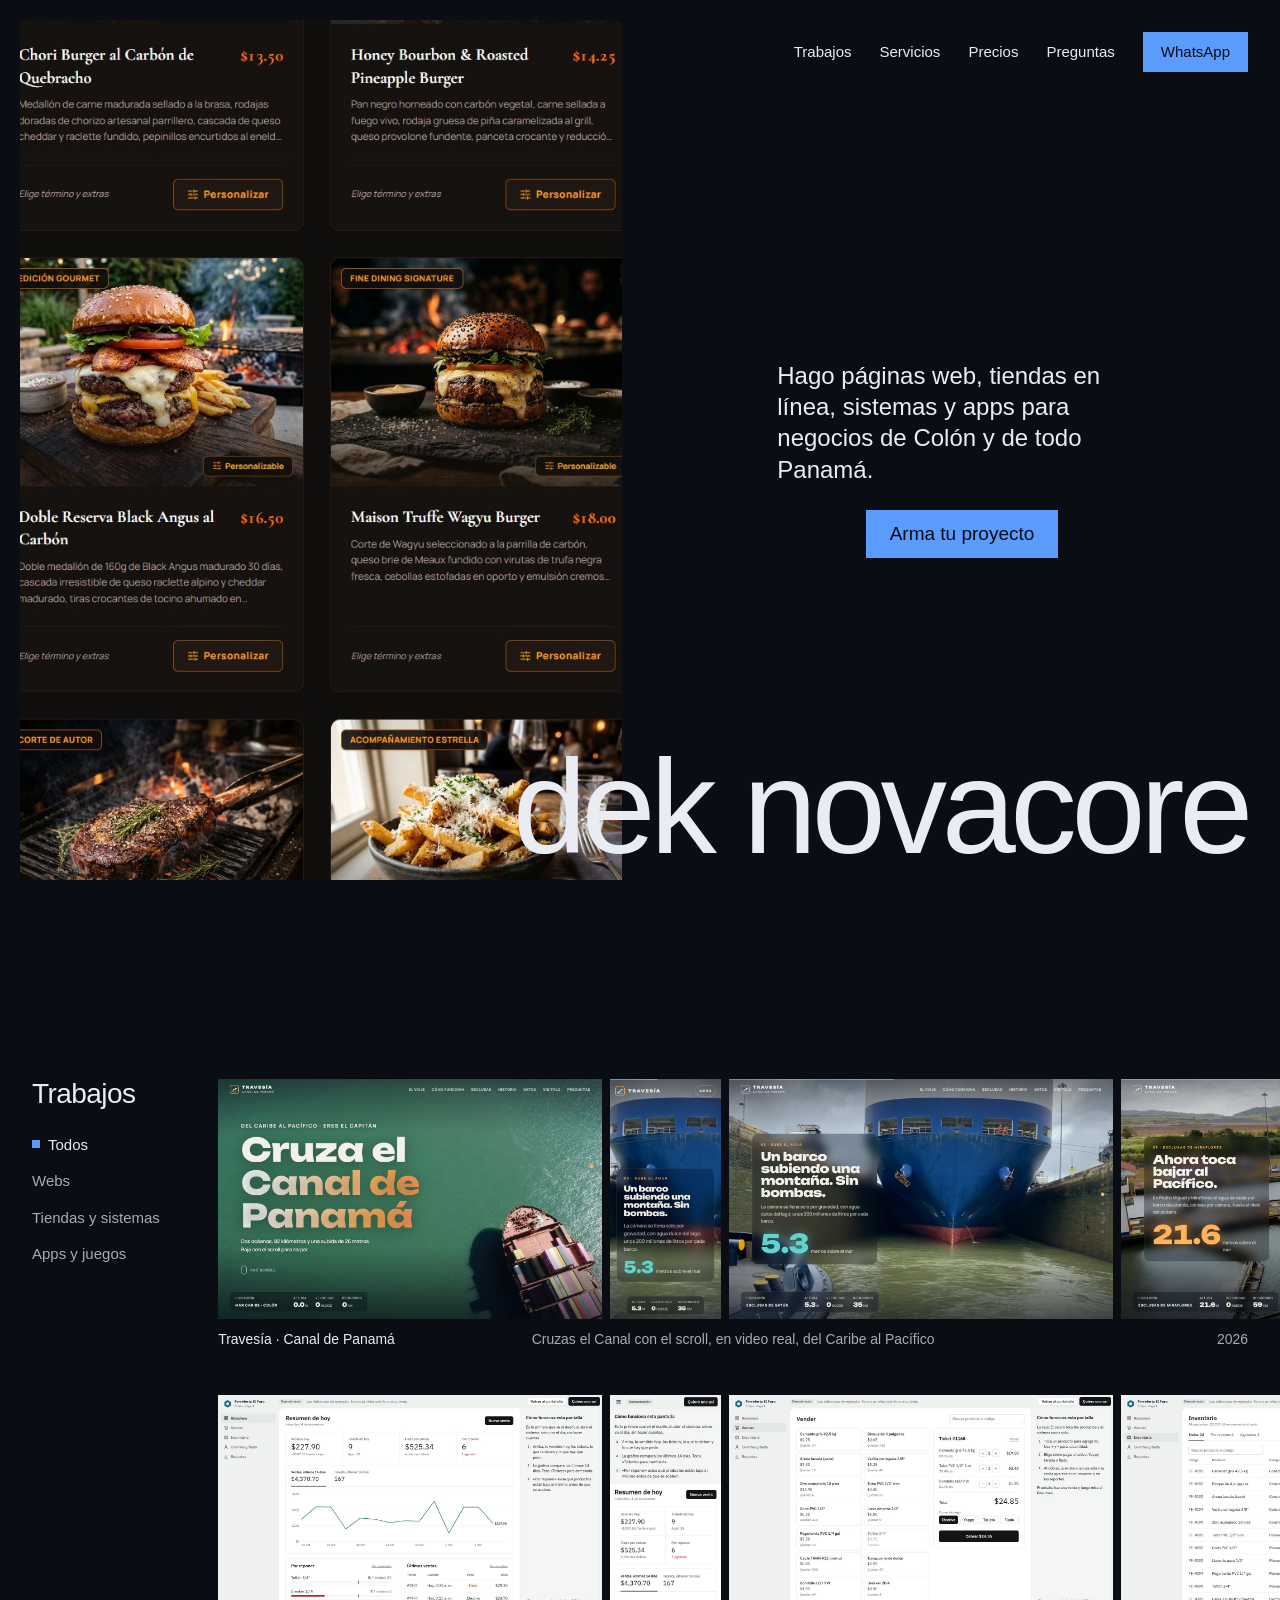
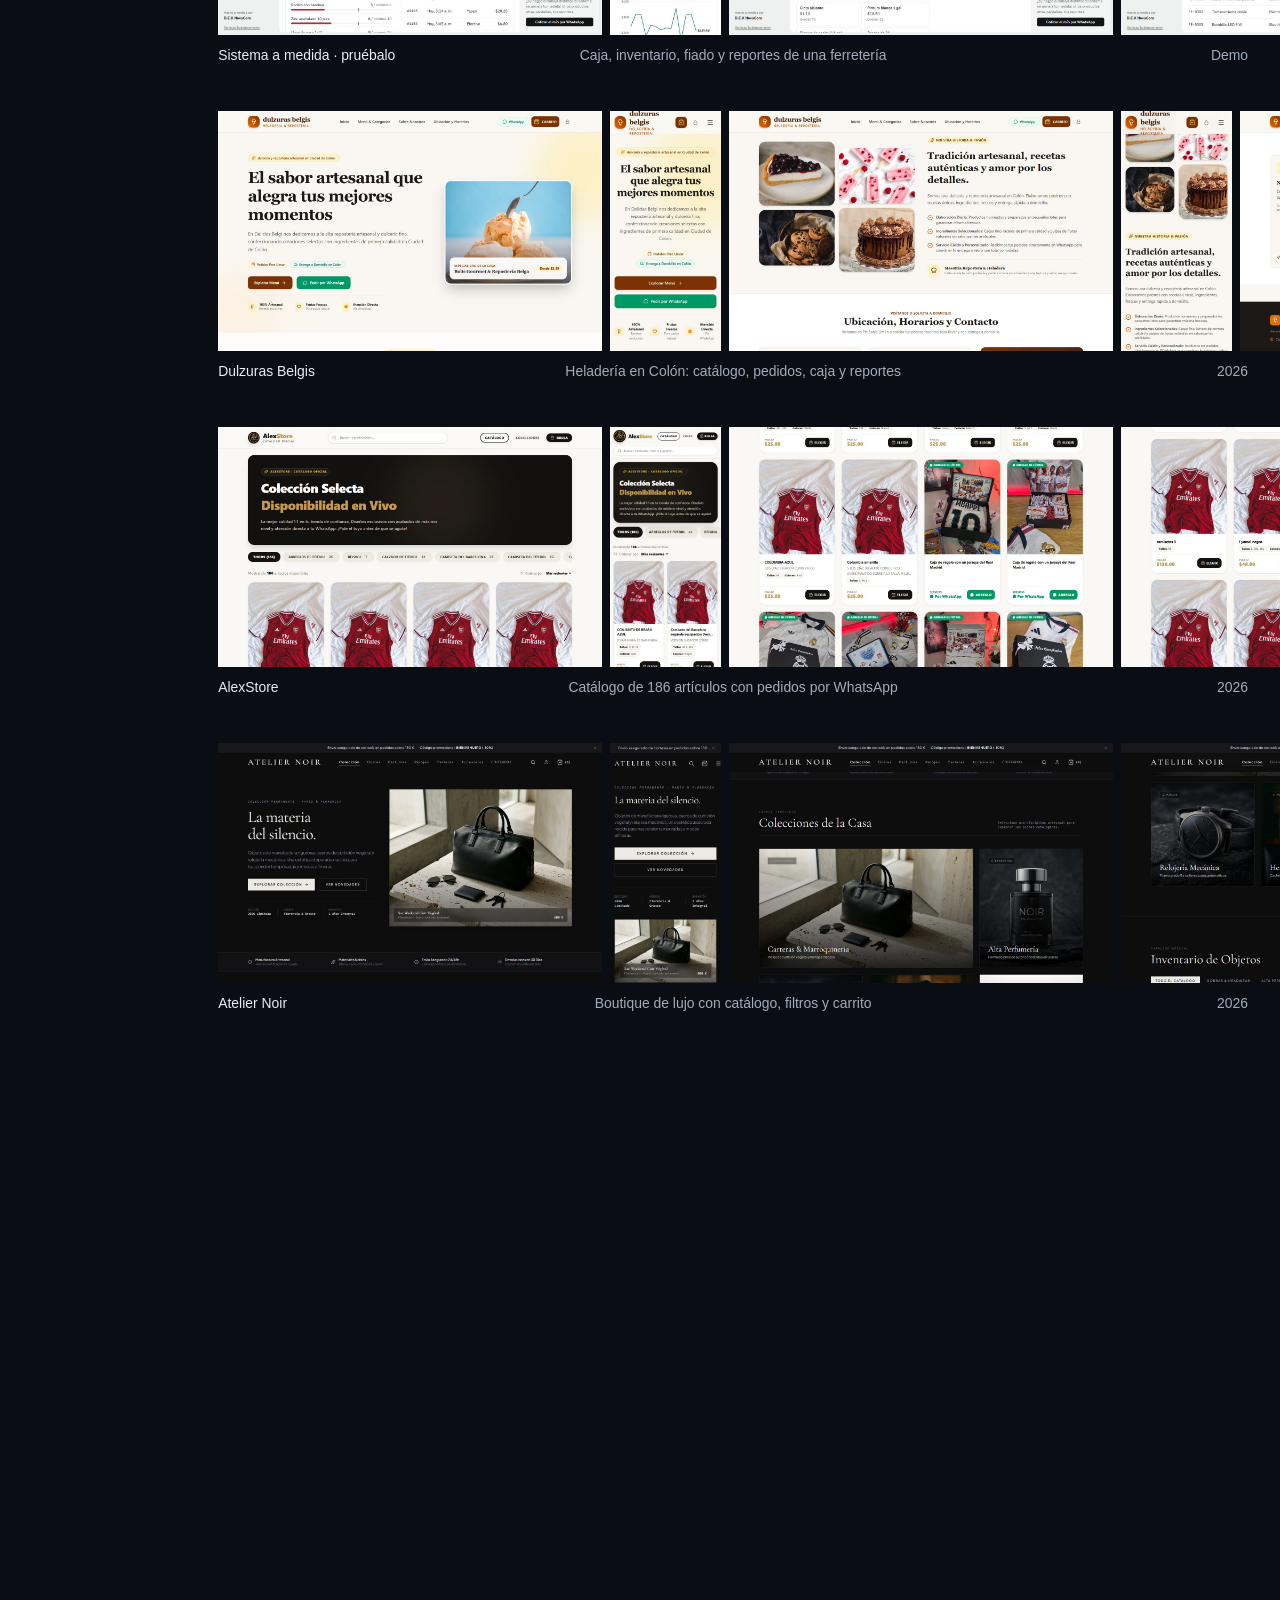
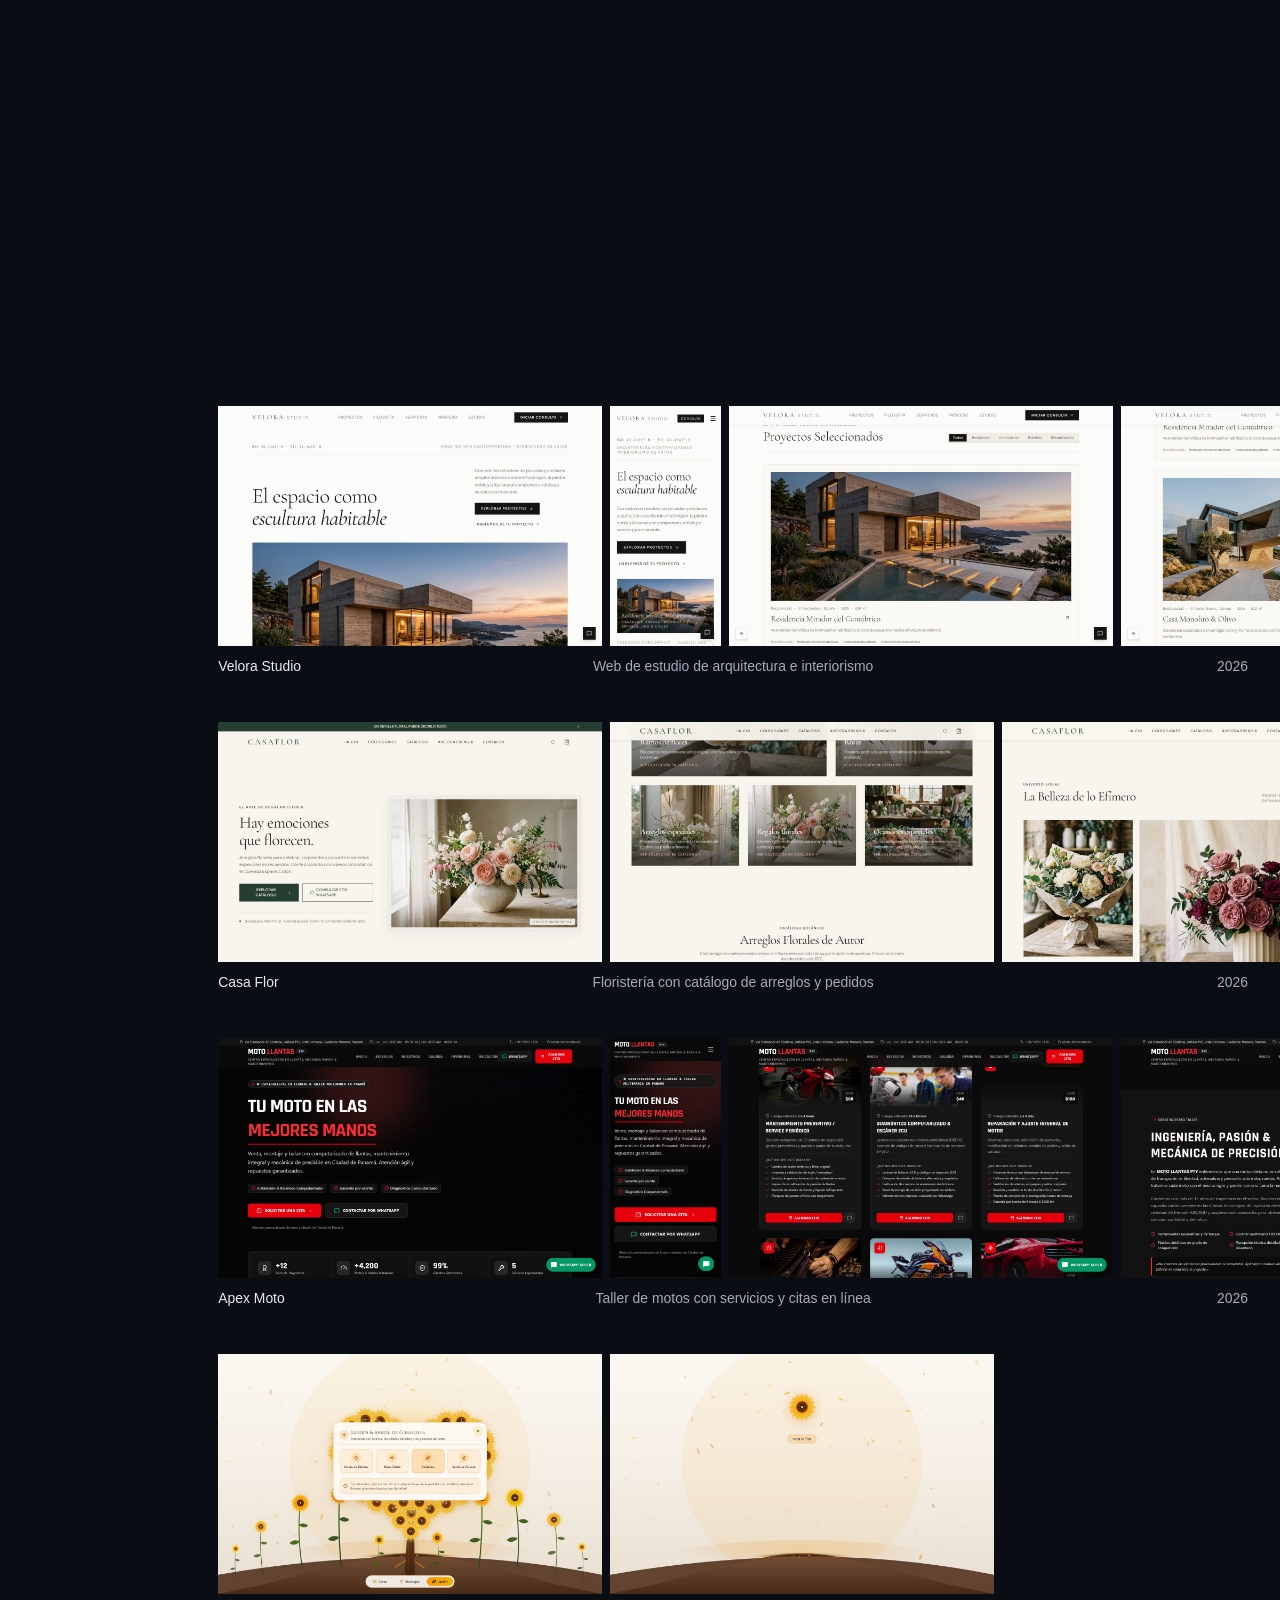
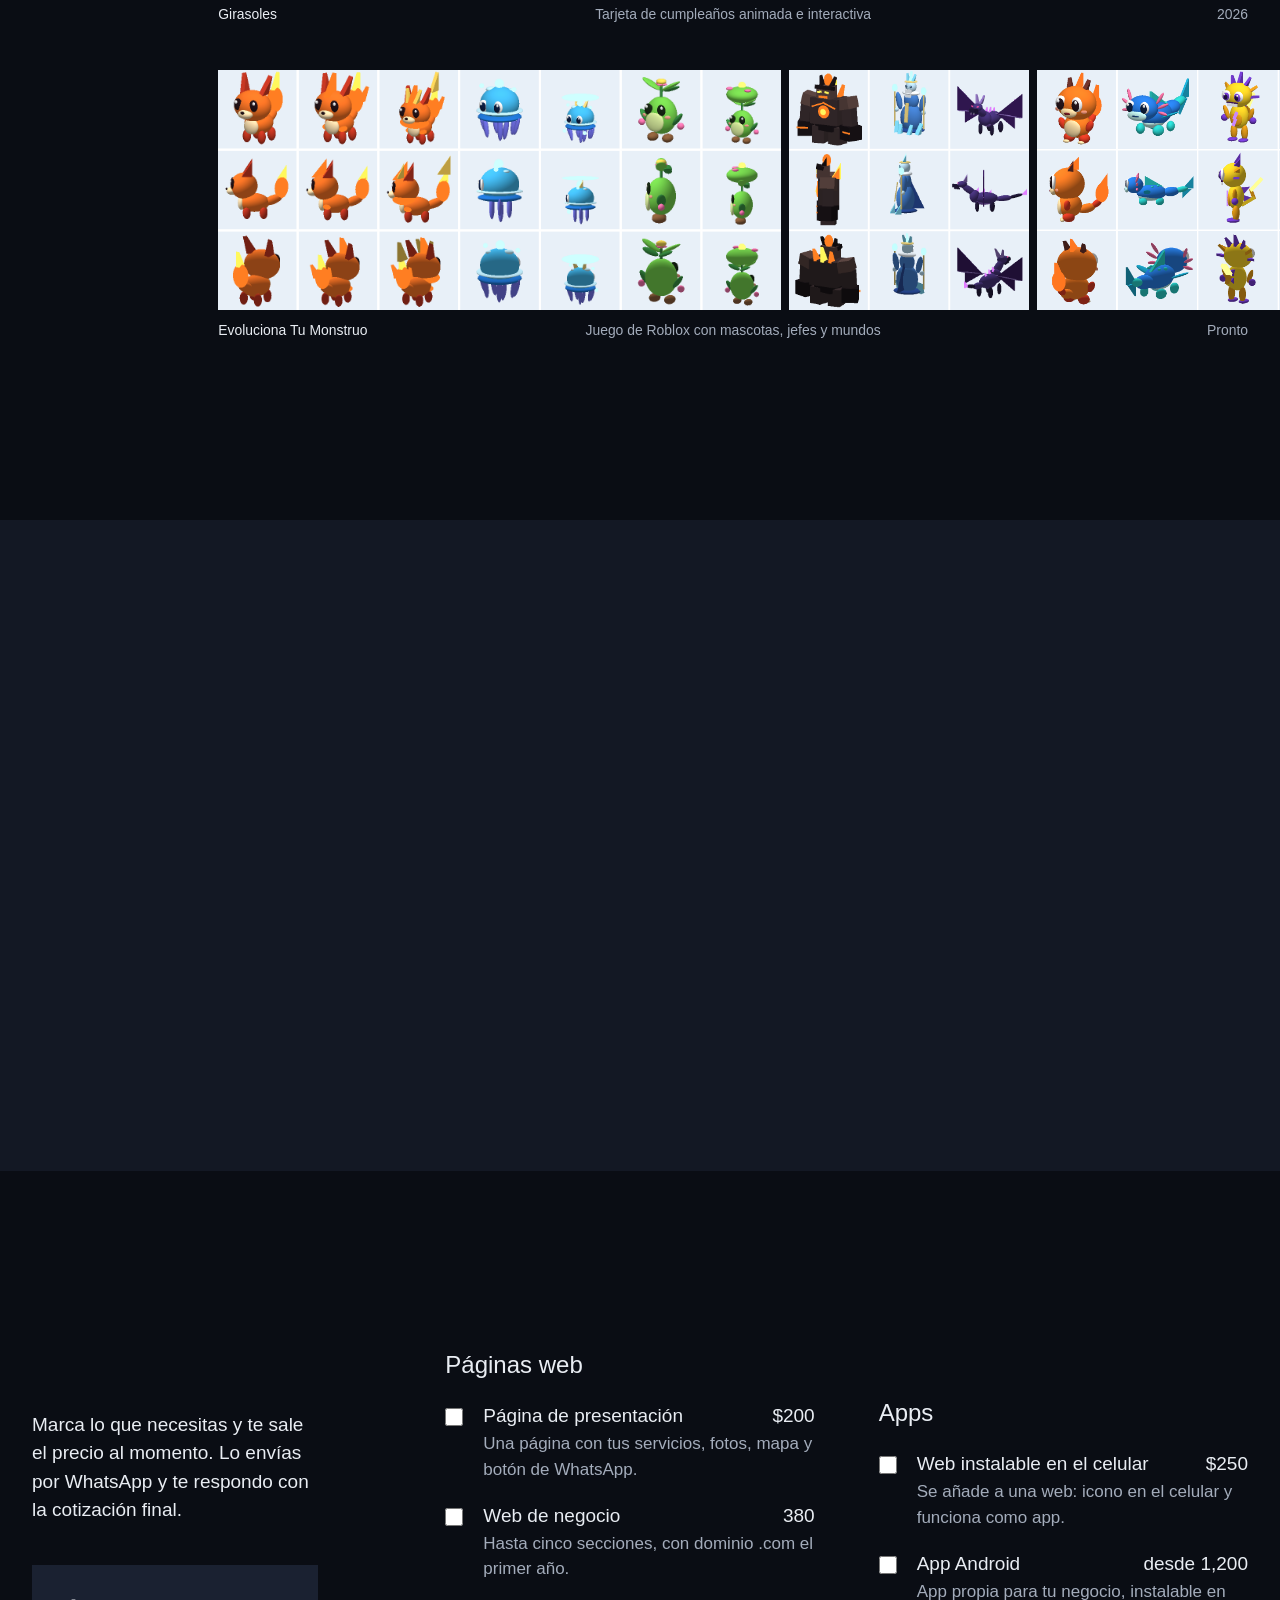
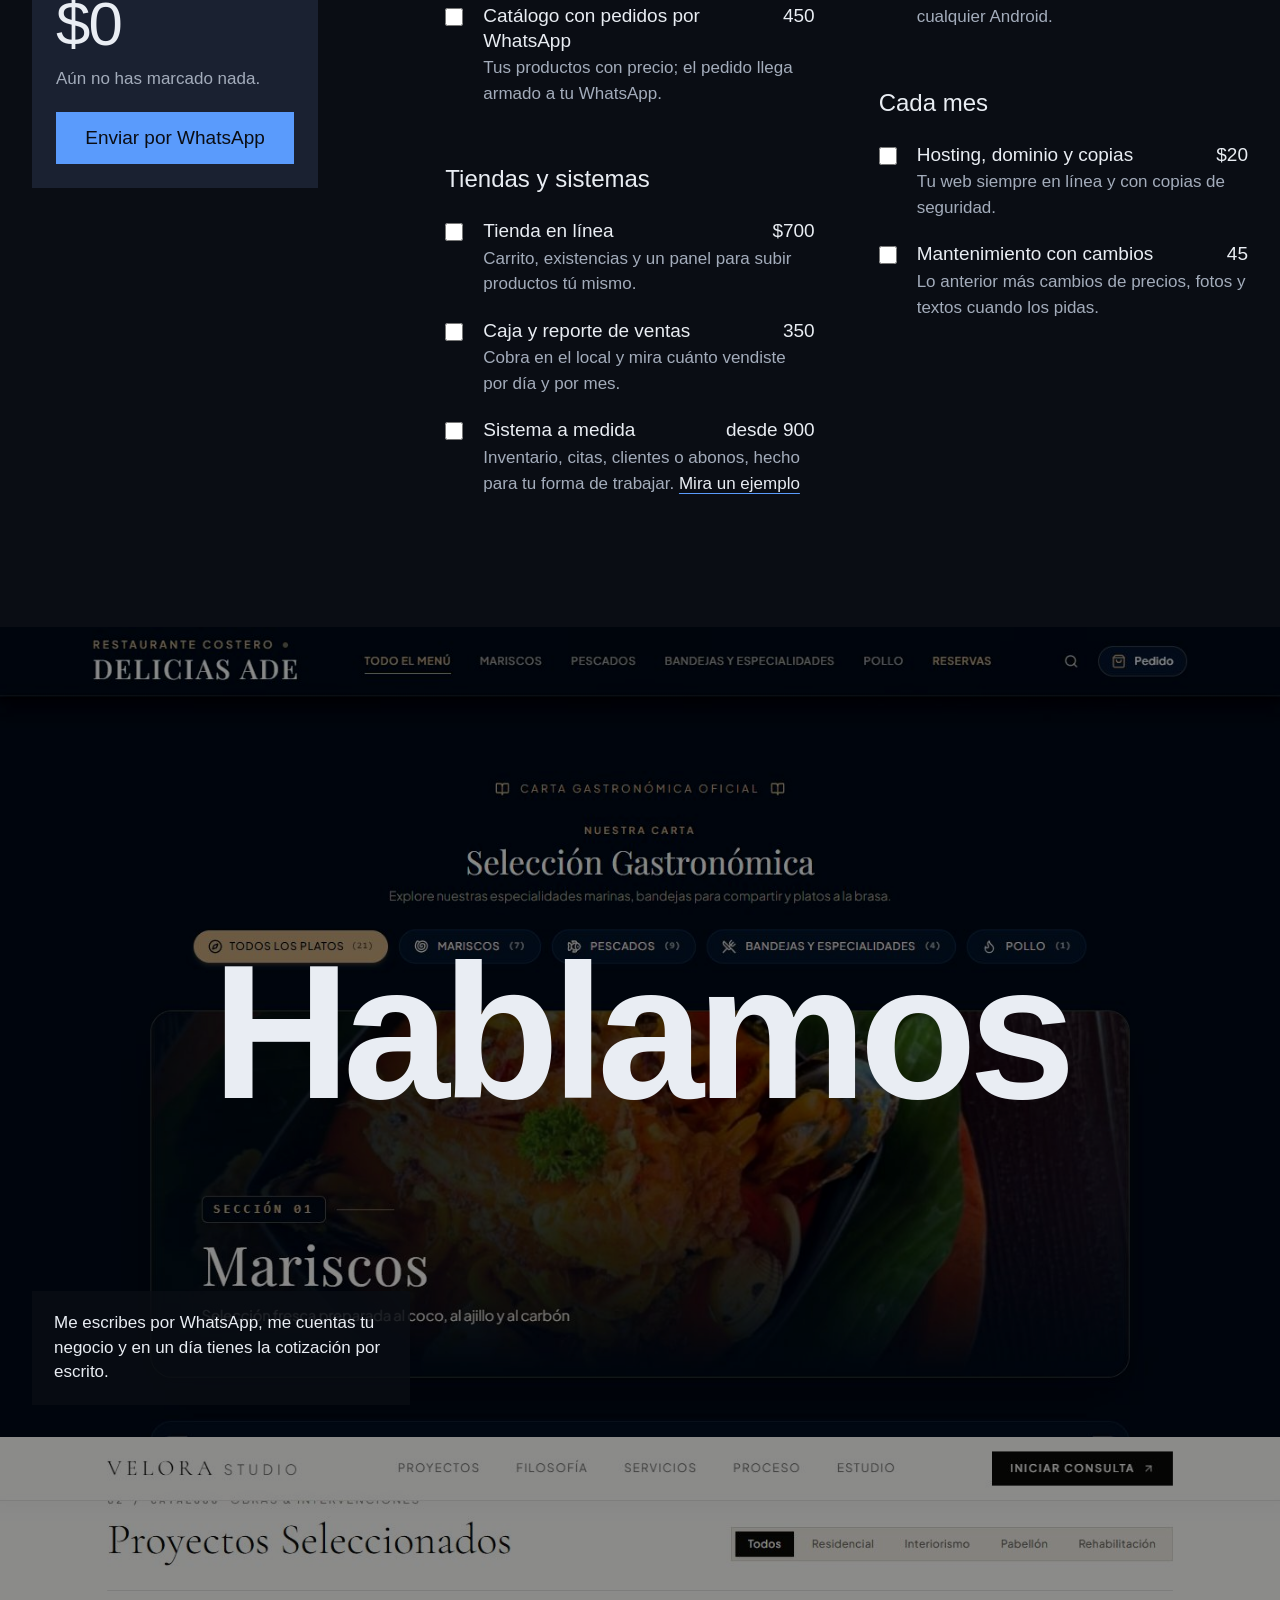
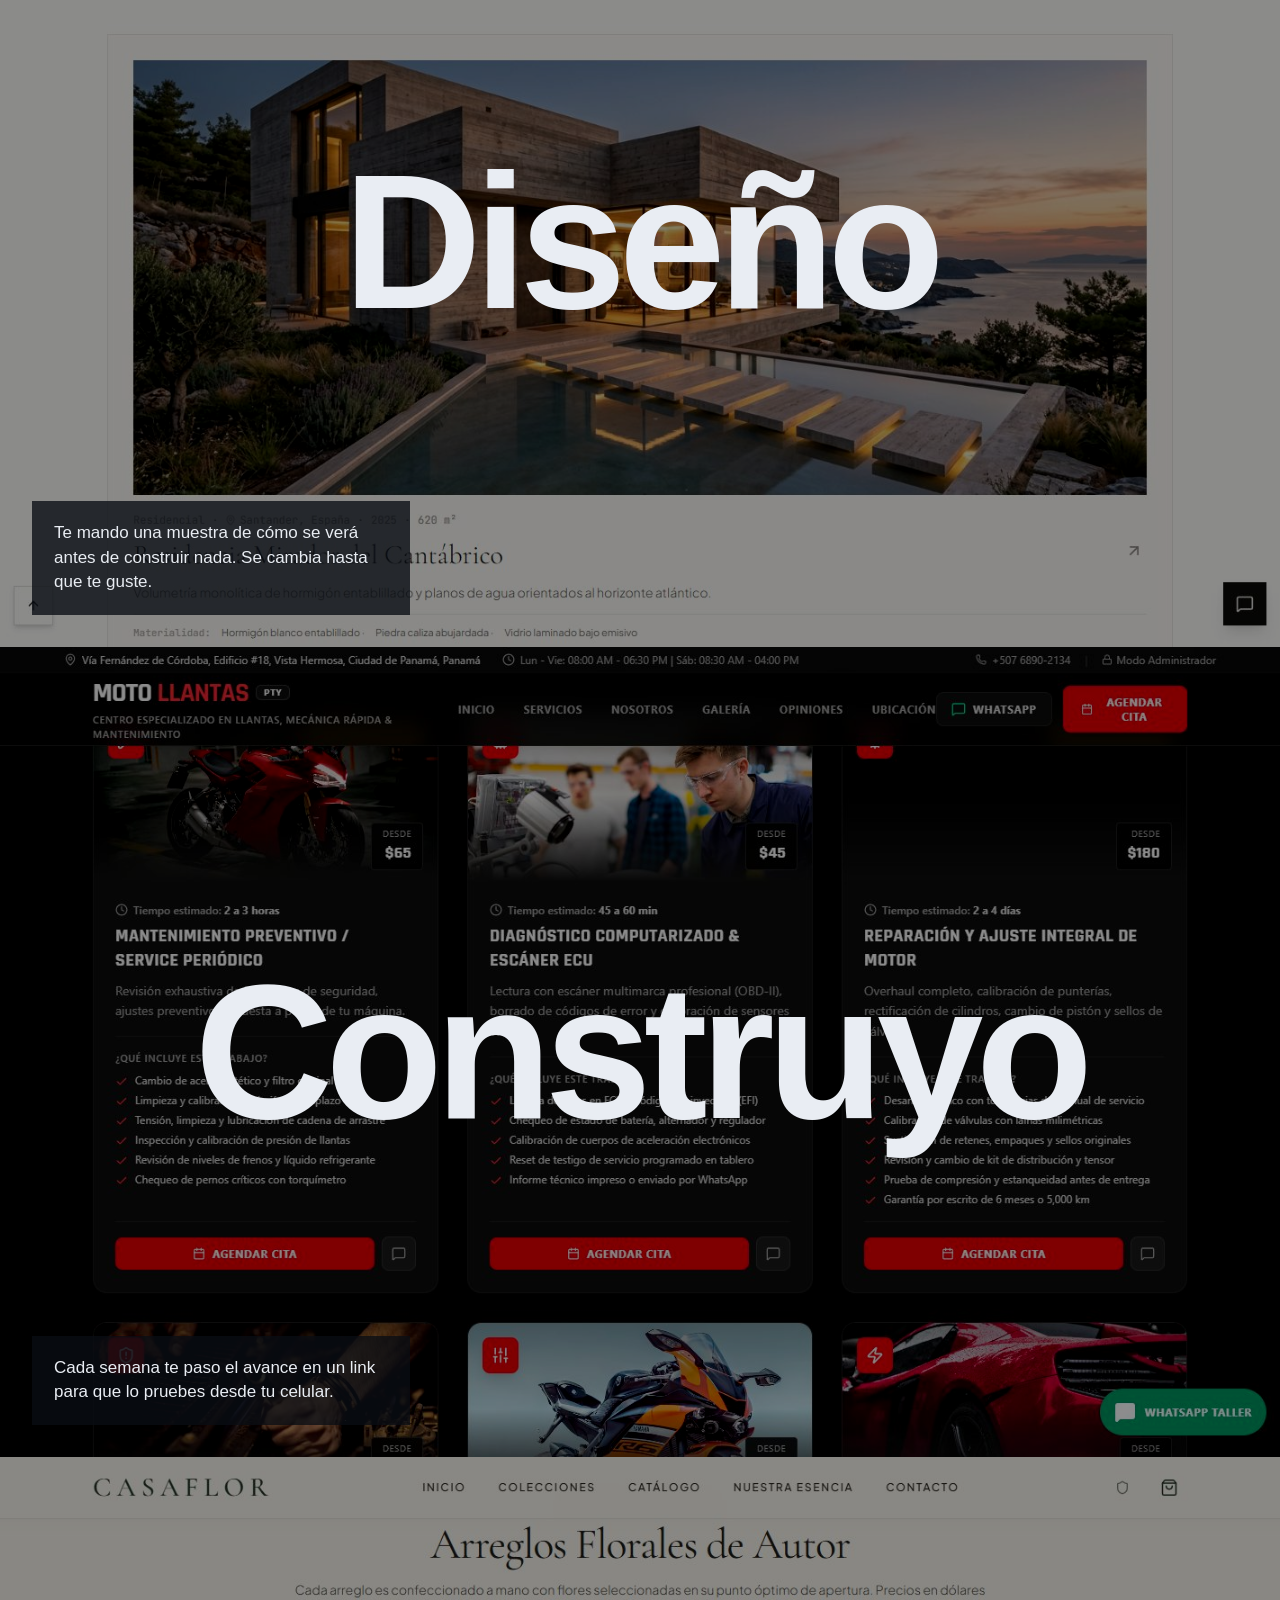
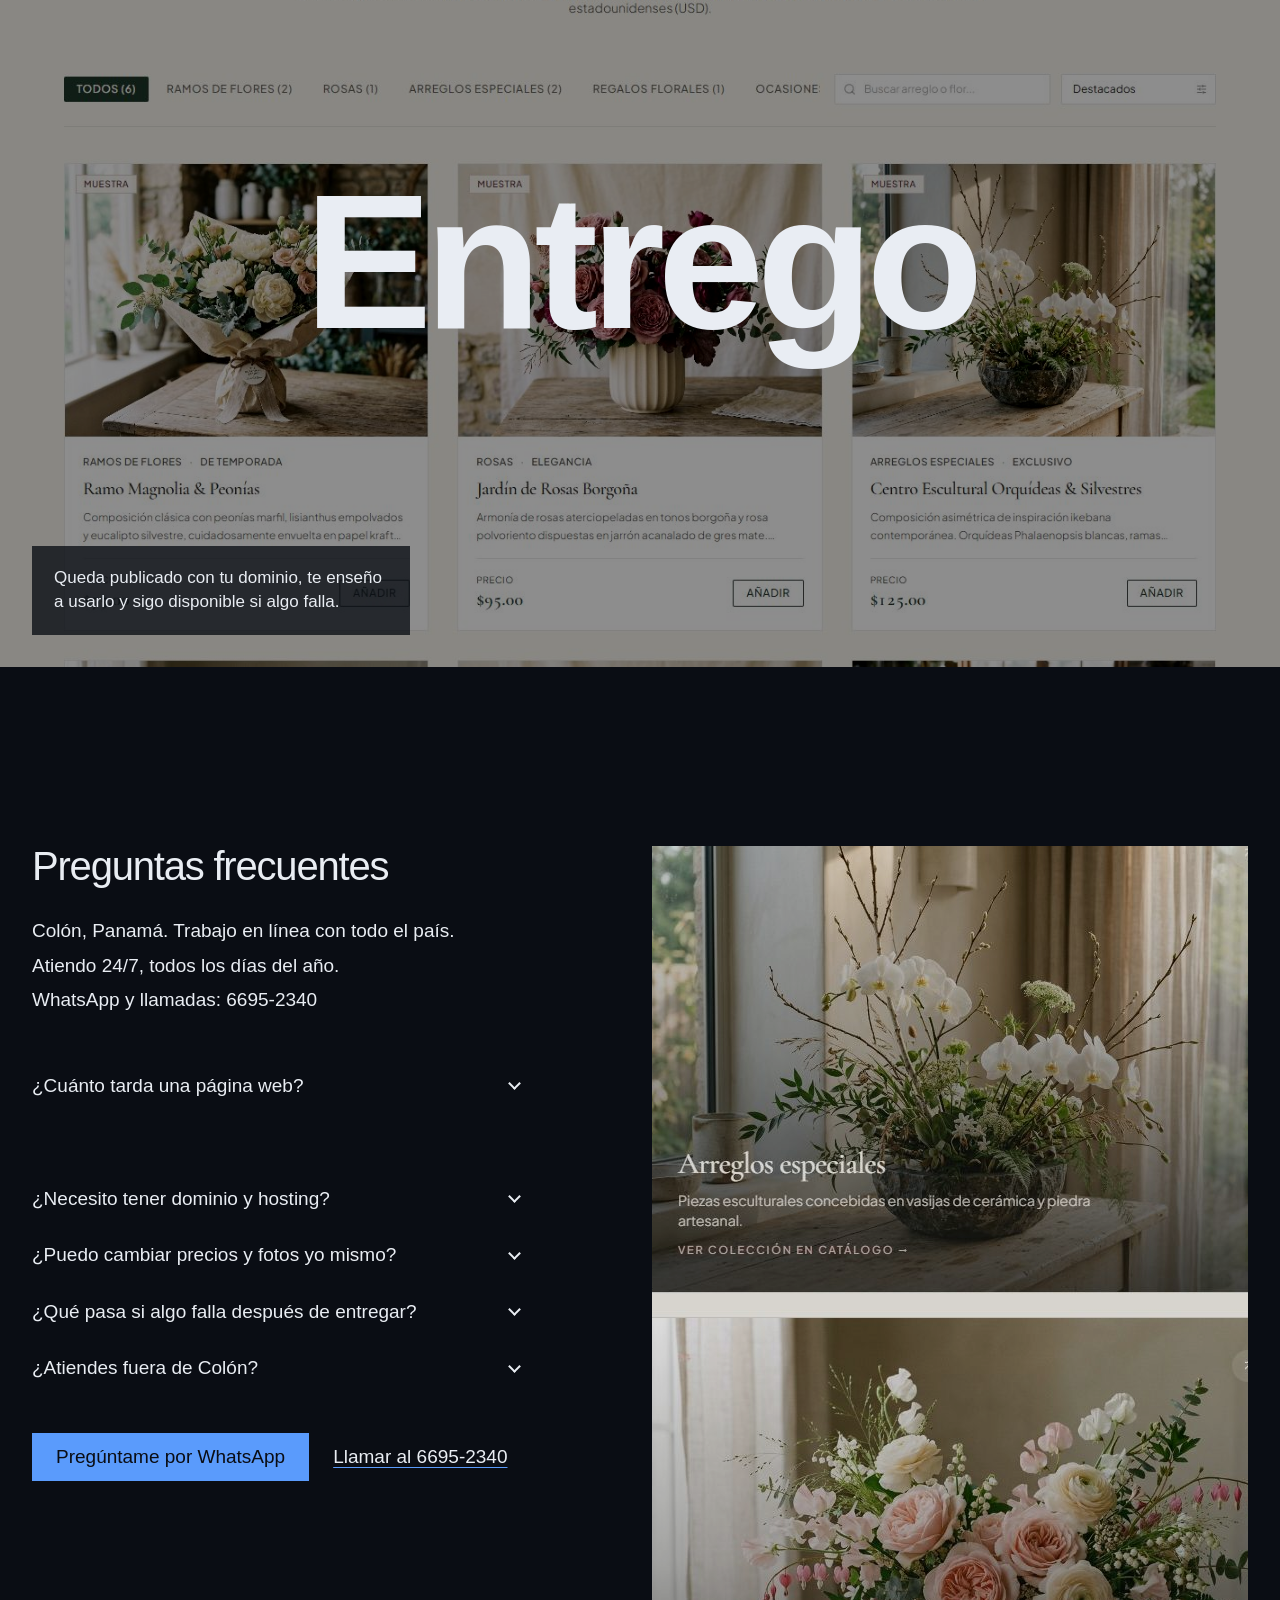
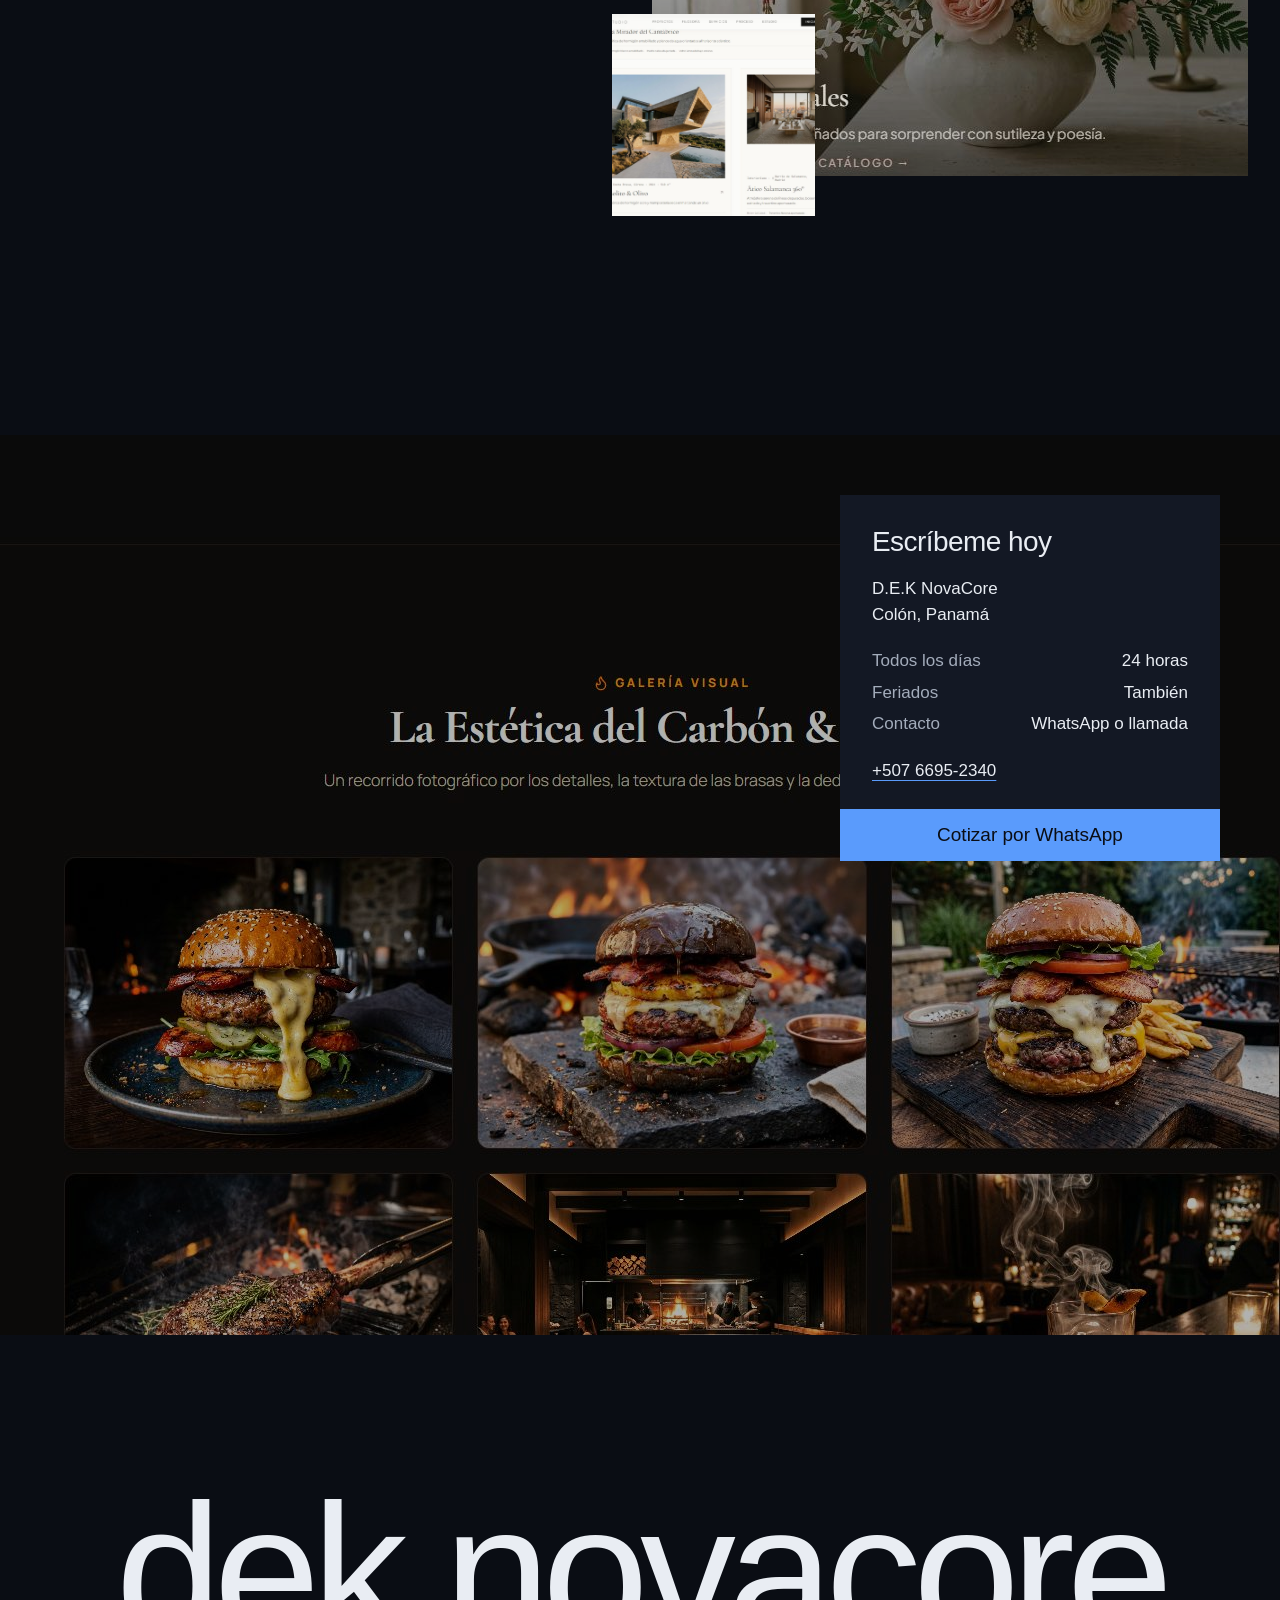
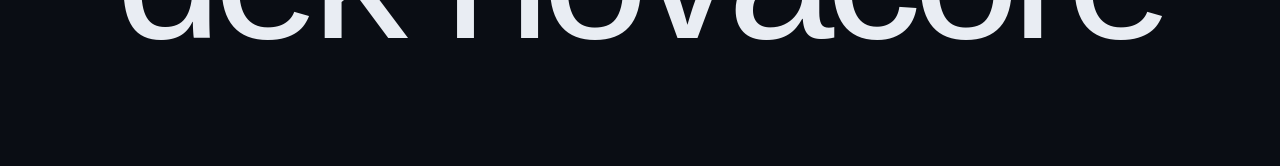
<file: index.html>
<!DOCTYPE html>
<html lang="es">
<head>
<meta charset="utf-8">
<meta name="viewport" content="width=device-width, initial-scale=1">
<title>D.E.K NovaCore · Webs, sistemas y apps en Colón, Panamá</title>
<meta name="description" content="D.E.K NovaCore hace páginas web, tiendas en línea, sistemas a medida y apps para negocios de Colón y todo Panamá. Cotiza por WhatsApp: 6695-2340.">
<meta name="theme-color" content="#0a0d14">
<meta property="og:title" content="D.E.K NovaCore · Webs, sistemas y apps en Colón">
<meta property="og:description" content="Páginas web, tiendas en línea, sistemas y apps para negocios de Panamá. Arma tu proyecto y cotiza por WhatsApp.">
<meta property="og:image" content="assets/trabajos/belgi-1.jpg">
<link rel="preconnect" href="https://api.fontshare.com">
<link rel="preconnect" href="https://cdn.fontshare.com" crossorigin>
<link href="https://api.fontshare.com/v2/css?f[]=clash-grotesk@400,500,600&display=swap" rel="stylesheet">
<link rel="stylesheet" href="styles.css">
<script>document.documentElement.classList.add('js')</script>
</head>
<body>

<header class="hero" id="inicio">
  <figure class="hero-foto">
    <img src="assets/portada-hamburguesas.jpg" width="820" height="1040" alt="Menú digital de Hamburguesas al Carbón, una de mis webs, con fotos de las hamburguesas y sus precios">
  </figure>

  <nav class="nav" aria-label="Principal">
    <a href="#trabajos">Trabajos</a>
    <a href="#servicios">Servicios</a>
    <a href="#precios">Precios</a>
    <a href="#preguntas">Preguntas</a>
    <a class="boton boton-nav" href="https://wa.me/50766952340?text=Hola%20D.E.K%20NovaCore%2C%20quiero%20cotizar%20un%20proyecto." target="_blank" rel="noopener">WhatsApp</a>
  </nav>

  <p class="hero-frase">Hago páginas web, tiendas en línea, sistemas y apps para negocios de Colón y de todo Panamá.</p>
  <a class="boton hero-boton" href="#precios">Arma tu proyecto</a>

  <h1 class="marca"><span class="sr">D.E.K NovaCore</span><span aria-hidden="true">dek novacore</span></h1>
</header>

<main>

<section class="trabajos" id="trabajos" aria-labelledby="t-trabajos">
  <div class="riel">
    <h2 id="t-trabajos">Trabajos</h2>
    <div class="filtros" role="group" aria-label="Filtrar trabajos">
      <button type="button" class="filtro activo" data-filtro="todo" aria-pressed="true">Todos</button>
      <button type="button" class="filtro" data-filtro="web" aria-pressed="false">Webs</button>
      <button type="button" class="filtro" data-filtro="sistema" aria-pressed="false">Tiendas y sistemas</button>
      <button type="button" class="filtro" data-filtro="juego" aria-pressed="false">Apps y juegos</button>
    </div>
  </div>

  <div class="tiras">
    <article class="tira" data-tipo="web">
      <a class="tira-fotos" href="https://edwincedexab4356-boop.github.io/canal-de-panama/" target="_blank" rel="noopener" aria-label="Abrir Travesía, cruza el Canal de Panamá">
        <img src="assets/trabajos/canal-01.jpg" width="304" height="190" alt="Portada de Travesía: cruza el Canal de Panamá, con un portacontenedores visto desde arriba" loading="lazy">
        <img class="movil" src="assets/trabajos/canalm-01.jpg" width="88" height="190" alt="El barco dentro de la esclusa, en el celular" loading="lazy">
        <img src="assets/trabajos/canal-02.jpg" width="304" height="190" alt="Dentro de la esclusa: el agua sube y el contador marca los metros" loading="lazy">
        <img src="assets/trabajos/canal-03.jpg" width="304" height="190" alt="Esclusas de Miraflores, bajando al Pacífico" loading="lazy">
        <img src="assets/trabajos/canal-04.jpg" width="304" height="190" alt="Salida al Pacífico bajo el Puente de las Américas" loading="lazy">
        <img class="movil" src="assets/trabajos/canalm-02.jpg" width="88" height="190" alt="Línea de tiempo de la historia del Canal en el celular" loading="lazy">
        <img src="assets/trabajos/canal-05.jpg" width="304" height="190" alt="Esquema animado de cómo funciona una esclusa" loading="lazy">
      </a>
      <p class="tira-pie"><span>Travesía · Canal de Panamá</span><span class="desc">Cruzas el Canal con el scroll, en video real, del Caribe al Pacífico</span><span>2026</span></p>
    </article>
    <article class="tira" data-tipo="sistema">
      <a class="tira-fotos" href="demo/index.html" aria-label="Probar el sistema de demostración">
        <img src="assets/trabajos/demo-resumen.jpg" width="304" height="190" alt="Resumen del día del sistema de la ferretería: ventas, fiado y productos por reponer" loading="lazy">
        <img class="movil" src="assets/trabajos/demo-m1.jpg" width="88" height="190" alt="El sistema en el celular" loading="lazy">
        <img src="assets/trabajos/demo-vender.jpg" width="304" height="190" alt="La caja: productos, ticket y forma de pago" loading="lazy">
        <img src="assets/trabajos/demo-inventario.jpg" width="304" height="190" alt="Inventario con existencias y mínimos" loading="lazy">
        <img src="assets/trabajos/demo-clientes.jpg" width="304" height="190" alt="Clientes con fiado, saldos y abonos" loading="lazy">
        <img src="assets/trabajos/demo-reportes.jpg" width="304" height="190" alt="Reportes de ventas por día y por forma de pago" loading="lazy">
      </a>
      <p class="tira-pie"><span>Sistema a medida · pruébalo</span><span class="desc">Caja, inventario, fiado y reportes de una ferretería</span><span>Demo</span></p>
    </article>
    <article class="tira" data-tipo="sistema web">
      <a class="tira-fotos" href="https://deliciasbelgi.vercel.app" target="_blank" rel="noopener" aria-label="Abrir Dulzuras Belgis">
        <img src="assets/trabajos/belgi-1.jpg" width="304" height="190" alt="Portada de Dulzuras Belgis, heladería en Ciudad de Colón" loading="lazy">
        <img class="movil" src="assets/trabajos/belgi-m1.jpg" width="88" height="190" alt="Dulzuras Belgis en el celular" loading="lazy">
        <img src="assets/trabajos/belgi-2.jpg" width="304" height="190" alt="Sección de historia de Dulzuras Belgis con fotos de postres" loading="lazy">
        <img class="movil" src="assets/trabajos/belgi-m2.jpg" width="88" height="190" alt="Postres de Dulzuras Belgis en el celular" loading="lazy">
        <img src="assets/trabajos/belgi-3.jpg" width="304" height="190" alt="Ubicación, horarios y contacto de Dulzuras Belgis" loading="lazy">
      </a>
      <p class="tira-pie"><span>Dulzuras Belgis</span><span class="desc">Heladería en Colón: catálogo, pedidos, caja y reportes</span><span>2026</span></p>
    </article>
    <article class="tira" data-tipo="sistema">
      <a class="tira-fotos" href="https://alex-store-seven.vercel.app" target="_blank" rel="noopener" aria-label="Abrir AlexStore">
        <img src="assets/trabajos/alex-1.jpg" width="304" height="190" alt="Portada del catálogo de AlexStore con filtros por categoría" loading="lazy">
        <img class="movil" src="assets/trabajos/alex-m1.jpg" width="88" height="190" alt="AlexStore en el celular" loading="lazy">
        <img src="assets/trabajos/alex-2.jpg" width="304" height="190" alt="Cajas de regalo y camisetas en el catálogo de AlexStore" loading="lazy">
        <img src="assets/trabajos/alex-3.jpg" width="304" height="190" alt="Fichas de producto de AlexStore con tallas y precio" loading="lazy">
      </a>
      <p class="tira-pie"><span>AlexStore</span><span class="desc">Catálogo de 186 artículos con pedidos por WhatsApp</span><span>2026</span></p>
    </article>
    <article class="tira" data-tipo="sistema web">
      <a class="tira-fotos" href="https://github.com/edwin2030-cmd/atelier-noir" target="_blank" rel="noopener" aria-label="Ver Atelier Noir">
        <img src="assets/trabajos/atelier-01.jpg" width="304" height="190" alt="Portada de la boutique Atelier Noir" loading="lazy">
        <img class="movil" src="assets/trabajos/atelier-m1.jpg" width="88" height="190" alt="Atelier Noir en el celular" loading="lazy">
        <img src="assets/trabajos/atelier-02.jpg" width="304" height="190" alt="Colecciones de la casa en Atelier Noir" loading="lazy">
        <img src="assets/trabajos/atelier-03.jpg" width="304" height="190" alt="Relojería, gorras y accesorios de Atelier Noir" loading="lazy">
        <img src="assets/trabajos/atelier-05.jpg" width="304" height="190" alt="Productos con precio en el catálogo de Atelier Noir" loading="lazy">
        <img src="assets/trabajos/atelier-09.jpg" width="304" height="190" alt="Sección editorial de Atelier Noir" loading="lazy">
      </a>
      <p class="tira-pie"><span>Atelier Noir</span><span class="desc">Boutique de lujo con catálogo, filtros y carrito</span><span>2026</span></p>
    </article>
    <article class="tira" data-tipo="web">
      <a class="tira-fotos" href="https://github.com/edwin2030-cmd/brasa-cafe" target="_blank" rel="noopener" aria-label="Ver Brasa">
        <img src="assets/trabajos/brasa-01.jpg" width="304" height="190" alt="Portada de Brasa, cafetería de café tostado a la leña" loading="lazy">
        <img src="assets/trabajos/brasa-02.jpg" width="304" height="190" alt="Por qué Brasa tuesta a la leña" loading="lazy">
        <img src="assets/trabajos/brasa-04.jpg" width="304" height="190" alt="Del cafetal a la taza, paso a paso" loading="lazy">
        <img src="assets/trabajos/brasa-05.jpg" width="304" height="190" alt="Cuenta atrás al próximo tueste de Brasa" loading="lazy">
        <img src="assets/trabajos/brasa-07.jpg" width="304" height="190" alt="La carta de Brasa con precios" loading="lazy">
        <img src="assets/trabajos/brasa-10.jpg" width="304" height="190" alt="Formulario para apartar una bolsa de café" loading="lazy">
      </a>
      <p class="tira-pie"><span>Brasa</span><span class="desc">Web de cafetería con cuenta atrás al próximo tueste</span><span>2026</span></p>
    </article>
    <article class="tira" data-tipo="sistema web">
      <a class="tira-fotos" href="https://hamburguesas-al-carb-n-snowy.vercel.app" target="_blank" rel="noopener" aria-label="Abrir Hamburguesas al Carbón">
        <img src="assets/trabajos/hambur-01.jpg" width="304" height="190" alt="Portada de Hamburguesas al Carbón" loading="lazy">
        <img class="movil" src="assets/trabajos/hamburm-01.jpg" width="88" height="190" alt="Hamburguesas al Carbón en el celular" loading="lazy">
        <img src="assets/trabajos/hambur-04.jpg" width="304" height="190" alt="Creaciones icónicas con foto y precio" loading="lazy">
        <img src="assets/trabajos/hambur-06.jpg" width="304" height="190" alt="Menú digital al carbón" loading="lazy">
        <img src="assets/trabajos/hambur-10.jpg" width="304" height="190" alt="Galería de fotos de la hamburguesería" loading="lazy">
      </a>
      <p class="tira-pie"><span>Hamburguesas al Carbón</span><span class="desc">Menú digital de hamburguesería con pedidos por WhatsApp</span><span>2026</span></p>
    </article>
    <article class="tira" data-tipo="sistema web">
      <a class="tira-fotos" href="https://delicias-a-de-rose.vercel.app" target="_blank" rel="noopener" aria-label="Abrir Delicias Ade">
        <img src="assets/trabajos/adeli-01.jpg" width="304" height="190" alt="Portada del restaurante Delicias Ade" loading="lazy">
        <img class="movil" src="assets/trabajos/adelim-01.jpg" width="88" height="190" alt="Delicias Ade en el celular" loading="lazy">
        <img src="assets/trabajos/adeli-02.jpg" width="304" height="190" alt="Selección gastronómica por categorías" loading="lazy">
        <img src="assets/trabajos/adeli-05.jpg" width="304" height="190" alt="Sección de pescados" loading="lazy">
        <img src="assets/trabajos/adeli-11.jpg" width="304" height="190" alt="Sección de pollo" loading="lazy">
      </a>
      <p class="tira-pie"><span>Delicias Ade</span><span class="desc">Carta de restaurante costero con pedido en línea</span><span>2026</span></p>
    </article>
    <article class="tira" data-tipo="web">
      <a class="tira-fotos" href="https://github.com/edwincedexab4356-boop/velora" target="_blank" rel="noopener" aria-label="Ver Velora Studio">
        <img src="assets/trabajos/velora-01.jpg" width="304" height="190" alt="Portada de Velora Studio" loading="lazy">
        <img class="movil" src="assets/trabajos/veloram-01.jpg" width="88" height="190" alt="Velora Studio en el celular" loading="lazy">
        <img src="assets/trabajos/velora-05.jpg" width="304" height="190" alt="Proyectos seleccionados con fotos" loading="lazy">
        <img src="assets/trabajos/velora-06.jpg" width="304" height="190" alt="Ficha de proyecto de Velora Studio" loading="lazy">
      </a>
      <p class="tira-pie"><span>Velora Studio</span><span class="desc">Web de estudio de arquitectura e interiorismo</span><span>2026</span></p>
    </article>
    <article class="tira" data-tipo="sistema web">
      <a class="tira-fotos" href="https://casa-flor-sage.vercel.app" target="_blank" rel="noopener" aria-label="Abrir Casa Flor">
        <img src="assets/trabajos/casaflor-01.jpg" width="304" height="190" alt="Portada de la floristería Casa Flor" loading="lazy">
        <img src="assets/trabajos/casaflor-03.jpg" width="304" height="190" alt="Arreglos florales de autor" loading="lazy">
        <img src="assets/trabajos/casaflor-07.jpg" width="304" height="190" alt="La belleza de lo efímero" loading="lazy">
        <img src="assets/trabajos/casaflor-09.jpg" width="304" height="190" alt="Detalle floral de Casa Flor" loading="lazy">
      </a>
      <p class="tira-pie"><span>Casa Flor</span><span class="desc">Floristería con catálogo de arreglos y pedidos</span><span>2026</span></p>
    </article>
    <article class="tira" data-tipo="sistema web">
      <a class="tira-fotos" href="https://github.com/edwincedexab4356-boop/moto-llantas" target="_blank" rel="noopener" aria-label="Ver Apex Moto">
        <img src="assets/trabajos/moto-01.jpg" width="304" height="190" alt="Portada del taller Apex Moto" loading="lazy">
        <img class="movil" src="assets/trabajos/motom-01.jpg" width="88" height="190" alt="Apex Moto en el celular" loading="lazy">
        <img src="assets/trabajos/moto-03.jpg" width="304" height="190" alt="Servicios del taller" loading="lazy">
        <img src="assets/trabajos/moto-06.jpg" width="304" height="190" alt="Ingeniería y mecánica de precisión" loading="lazy">
        <img src="assets/trabajos/moto-09.jpg" width="304" height="190" alt="Agenda la cita para tu moto" loading="lazy">
      </a>
      <p class="tira-pie"><span>Apex Moto</span><span class="desc">Taller de motos con servicios y citas en línea</span><span>2026</span></p>
    </article>
    <article class="tira" data-tipo="juego web">
      <div class="tira-fotos">
        <img src="assets/trabajos/giras-jardin.jpg" width="304" height="190" alt="Jardín interactivo de girasoles con lluvia de pétalos, brisa y destellos" loading="lazy">
        <img src="assets/trabajos/giras-inicio.jpg" width="304" height="190" alt="Pantalla inicial: un girasol que se toca para empezar" loading="lazy">
      </div>
      <p class="tira-pie"><span>Girasoles</span><span class="desc">Tarjeta de cumpleaños animada e interactiva</span><span>2026</span></p>
    </article>

    <article class="tira" data-tipo="juego">
      <div class="tira-fotos">
        <img src="assets/trabajos/monstruo-evoluciones.png" width="446" height="190" alt="Mascotas del juego en sus tres evoluciones">
        <img src="assets/trabajos/monstruo-jefes.png" width="190" height="190" alt="Los jefes del juego: titán de lava, mago de hielo y dragón">
        <img src="assets/trabajos/monstruo-criaturas.png" width="318" height="190" alt="Criaturas del juego vistas desde tres ángulos">
        <img src="assets/trabajos/monstruo-huevos.png" width="190" height="190" alt="Huevos de mascota del juego">
        <img src="assets/trabajos/monstruo-mascotas.png" width="382" height="190" alt="Todas las mascotas del juego">
      </div>
      <p class="tira-pie"><span>Evoluciona Tu Monstruo</span><span class="desc">Juego de Roblox con mascotas, jefes y mundos</span><span>Pronto</span></p>
    </article>
  </div>
</section>

<section class="servicios" id="servicios" aria-labelledby="t-servicios">
  <h2 id="t-servicios">Qué hago</h2>
  <div class="cols">
    <div class="col">
      <h3>Páginas web</h3>
      <ul>
        <li data-desc="Una sola página con todo lo esencial: quién eres, qué vendes y cómo llegar.">Página de presentación</li>
        <li data-desc="Tu carta o tus productos con precios, que se actualizan sin reimprimir nada.">Menú o catálogo digital</li>
        <li data-desc="El cliente arma su pedido en la web y te llega listo a tu WhatsApp.">Pedidos por WhatsApp</li>
        <li data-desc="Tu negocio en el mapa con el botón para llegar en Google Maps o Waze.">Ubicación y horarios</li>
        <li data-desc="Para que te encuentren cuando buscan tu negocio en Google.">Aparecer en Google</li>
        <li data-desc="Se ve bien en el celular, que es donde te van a buscar.">Diseño para celular</li>
        <li data-desc="Formulario de citas o reservas que te avisa al instante.">Reservas y citas</li>
      </ul>
    </div>
    <div class="col">
      <h3>Tiendas y sistemas</h3>
      <ul>
        <li data-desc="Carrito, fotos, tallas y existencias, con un panel para subir productos tú mismo.">Tienda en línea</li>
        <li data-desc="Cuánto tienes, qué se vendió y qué falta pedir, sin cuaderno.">Inventario</li>
        <li data-desc="Cobra en el mostrador y deja cada venta registrada.">Caja y ventas</li>
        <li data-desc="Cuánto vendiste hoy, esta semana y este mes, en una pantalla.">Reportes</li>
        <li data-desc="Clientes, abonos y saldos pendientes en un solo lugar.">Clientes y abonos</li>
        <li data-desc="Cada empleado entra con su usuario y ve solo lo suyo.">Usuarios y permisos</li>
        <li data-desc="Tus datos guardados en la nube con copias de seguridad.">Base de datos en la nube</li>
      </ul>
    </div>
    <div class="col">
      <h3>Apps y juegos</h3>
      <ul>
        <li data-desc="Una app para Android hecha para tu negocio.">App Android</li>
        <li data-desc="Tu web se instala en el celular como si fuera una app, sin pasar por la tienda.">Web instalable</li>
        <li data-desc="Avisos al celular cuando entra un pedido o una cita.">Notificaciones</li>
        <li data-desc="Juegos de Roblox con mascotas, misiones y tienda dentro del juego.">Juegos de Roblox</li>
        <li data-desc="Tarjetas e invitaciones animadas para regalar o para un evento.">Experiencias interactivas</li>
        <li data-desc="Tareas repetidas que se hacen solas: mensajes, reportes, recordatorios.">Automatizaciones</li>
      </ul>
    </div>
    <p class="detalle" aria-live="polite">Pasa el cursor por un servicio para ver qué incluye.</p>
  </div>
</section>

<section class="precios" id="precios" aria-labelledby="t-precios">
  <div class="precios-izq">
    <h2 id="t-precios">Arma tu proyecto</h2>
    <p class="precios-intro">Marca lo que necesitas y te sale el precio al momento. Lo envías por WhatsApp y te respondo con la cotización final.</p>
    <div class="cuenta" aria-live="polite">
      <p class="cuenta-total"><span id="total">$0</span><span class="cuenta-mes" id="mensual"></span></p>
      <p class="cuenta-nota" id="cuenta-nota">Aún no has marcado nada.</p>
      <a class="boton boton-grande" id="enviar" href="https://wa.me/50766952340?text=Hola%20D.E.K%20NovaCore%2C%20quiero%20cotizar%20un%20proyecto." target="_blank" rel="noopener">Enviar por WhatsApp</a>
    </div>
  </div>

  <form class="menu" id="menu" aria-label="Servicios y precios">
    <div class="grupo" role="group" aria-labelledby="g1">
      <h3 id="g1">Páginas web</h3>
      <label class="item"><input type="checkbox" name="s" value="200" data-nombre="Página de presentación"><span class="nombre">Página de presentación</span><span class="precio">$200</span><span class="desc">Una página con tus servicios, fotos, mapa y botón de WhatsApp.</span></label>
      <label class="item"><input type="checkbox" name="s" value="380" data-nombre="Web de negocio"><span class="nombre">Web de negocio</span><span class="precio">380</span><span class="desc">Hasta cinco secciones, con dominio .com el primer año.</span></label>
      <label class="item"><input type="checkbox" name="s" value="450" data-nombre="Catálogo con pedidos por WhatsApp"><span class="nombre">Catálogo con pedidos por WhatsApp</span><span class="precio">450</span><span class="desc">Tus productos con precio; el pedido llega armado a tu WhatsApp.</span></label>
    </div>
    <div class="grupo" role="group" aria-labelledby="g2">
      <h3 id="g2">Tiendas y sistemas</h3>
      <label class="item"><input type="checkbox" name="s" value="700" data-nombre="Tienda en línea"><span class="nombre">Tienda en línea</span><span class="precio">$700</span><span class="desc">Carrito, existencias y un panel para subir productos tú mismo.</span></label>
      <label class="item"><input type="checkbox" name="s" value="350" data-nombre="Caja y reporte de ventas"><span class="nombre">Caja y reporte de ventas</span><span class="precio">350</span><span class="desc">Cobra en el local y mira cuánto vendiste por día y por mes.</span></label>
      <label class="item"><input type="checkbox" name="s" value="900" data-nombre="Sistema a medida" data-desde="1"><span class="nombre">Sistema a medida</span><span class="precio">desde 900</span><span class="desc">Inventario, citas, clientes o abonos, hecho para tu forma de trabajar. <a class="enlace" href="demo/index.html">Mira un ejemplo</a></span></label>
    </div>
    <div class="grupo" role="group" aria-labelledby="g3">
      <h3 id="g3">Apps</h3>
      <label class="item"><input type="checkbox" name="s" value="250" data-nombre="Web instalable en el celular"><span class="nombre">Web instalable en el celular</span><span class="precio">$250</span><span class="desc">Se añade a una web: icono en el celular y funciona como app.</span></label>
      <label class="item"><input type="checkbox" name="s" value="1200" data-nombre="App Android" data-desde="1"><span class="nombre">App Android</span><span class="precio">desde 1,200</span><span class="desc">App propia para tu negocio, instalable en cualquier Android.</span></label>
    </div>
    <div class="grupo" role="group" aria-labelledby="g4">
      <h3 id="g4">Cada mes</h3>
      <label class="item"><input type="checkbox" name="m" value="20" data-nombre="Hosting, dominio y copias"><span class="nombre">Hosting, dominio y copias</span><span class="precio">$20</span><span class="desc">Tu web siempre en línea y con copias de seguridad.</span></label>
      <label class="item"><input type="checkbox" name="m" value="45" data-nombre="Mantenimiento con cambios"><span class="nombre">Mantenimiento con cambios</span><span class="precio">45</span><span class="desc">Lo anterior más cambios de precios, fotos y textos cuando los pidas.</span></label>
    </div>
  </form>
</section>

<section class="pasos" aria-labelledby="t-pasos">
  <h2 id="t-pasos" class="sr">Cómo trabajamos</h2>
  <div class="panel">
    <img src="assets/paso-hablamos.jpg" width="1440" height="900" alt="Carta del restaurante Delicias Ade con la sección de mariscos" loading="lazy">
    <div class="verbo-caja"><h3 class="verbo">Hablamos</h3></div>
    <p class="panel-texto">Me escribes por WhatsApp, me cuentas tu negocio y en un día tienes la cotización por escrito.</p>
  </div>
  <div class="panel">
    <img src="assets/paso-diseno.jpg" width="1440" height="900" alt="Proyectos seleccionados de Velora Studio" loading="lazy">
    <div class="verbo-caja"><h3 class="verbo">Diseño</h3></div>
    <p class="panel-texto">Te mando una muestra de cómo se verá antes de construir nada. Se cambia hasta que te guste.</p>
  </div>
  <div class="panel">
    <img src="assets/paso-construyo.jpg" width="1440" height="900" alt="Servicios del taller Apex Moto" loading="lazy">
    <div class="verbo-caja"><h3 class="verbo">Construyo</h3></div>
    <p class="panel-texto">Cada semana te paso el avance en un link para que lo pruebes desde tu celular.</p>
  </div>
  <div class="panel">
    <img src="assets/paso-entrego.jpg" width="1440" height="900" alt="Catálogo de arreglos florales de Casa Flor" loading="lazy">
    <div class="verbo-caja"><h3 class="verbo">Entrego</h3></div>
    <p class="panel-texto">Queda publicado con tu dominio, te enseño a usarlo y sigo disponible si algo falla.</p>
  </div>
</section>

<section class="preguntas" id="preguntas" aria-labelledby="t-preguntas">
  <div class="preguntas-izq">
    <h2 id="t-preguntas">Preguntas frecuentes</h2>
    <ul class="datos">
      <li>Colón, Panamá. Trabajo en línea con todo el país.</li>
      <li>Atiendo 24/7, todos los días del año.</li>
      <li>WhatsApp y llamadas: 6695-2340</li>
    </ul>
    <details>
      <summary>¿Cuánto tarda una página web?</summary>
      <p>Una página de presentación, de 5 a 7 días. Una tienda o un sistema, de 3 a 6 semanas según lo que lleve. Te doy la fecha por escrito antes de empezar.</p>
    </details>
    <details>
      <summary>¿Cómo se paga?</summary>
      <p>La mitad al empezar y la otra mitad al entregar. Se puede pagar por Yappy, transferencia o en efectivo en Colón.</p>
    </details>
    <details>
      <summary>¿Necesito tener dominio y hosting?</summary>
      <p>No. Yo lo compro y lo configuro a nombre de tu negocio. El dominio queda tuyo siempre.</p>
    </details>
    <details>
      <summary>¿Puedo cambiar precios y fotos yo mismo?</summary>
      <p>Sí, en las tiendas y catálogos te dejo un panel para hacerlo desde el celular. Si prefieres no tocar nada, el plan de mantenimiento incluye los cambios.</p>
    </details>
    <details>
      <summary>¿Qué pasa si algo falla después de entregar?</summary>
      <p>Los primeros 30 días cualquier error se corrige sin costo. Después, con el plan mensual sigue cubierto.</p>
    </details>
    <details>
      <summary>¿Atiendes fuera de Colón?</summary>
      <p>Sí. Trabajo con negocios de Ciudad de Panamá, Chiriquí y el resto del país. Todo se coordina por WhatsApp y videollamada.</p>
    </details>
    <div class="acciones">
      <a class="boton" href="https://wa.me/50766952340?text=Hola%20D.E.K%20NovaCore%2C%20tengo%20una%20pregunta." target="_blank" rel="noopener">Pregúntame por WhatsApp</a>
      <a class="enlace" href="tel:+50766952340">Llamar al 6695-2340</a>
    </div>
  </div>
  <div class="preguntas-fotos">
    <img class="alta" src="assets/preguntas-casaflor.jpg" width="700" height="930" alt="Arreglos florales en la web de Casa Flor" loading="lazy">
    <img class="cuadrada" src="assets/preguntas-velora.jpg" width="1440" height="900" alt="Ficha de proyecto de Velora Studio" loading="lazy">
  </div>
</section>

<section class="contacto" id="contacto" aria-labelledby="t-contacto">
  <img class="contacto-foto" src="assets/contacto-hamburguesas.jpg" width="1440" height="900" alt="Fotos de la web de Hamburguesas al Carbón" loading="lazy">
  <div class="tarjeta">
    <h2 id="t-contacto">Escríbeme hoy</h2>
    <p>D.E.K NovaCore<br>Colón, Panamá</p>
    <dl class="horario">
      <div><dt>Todos los días</dt><dd>24 horas</dd></div>
      <div><dt>Feriados</dt><dd>También</dd></div>
      <div><dt>Contacto</dt><dd>WhatsApp o llamada</dd></div>
    </dl>
    <p><a class="enlace" href="tel:+50766952340">+507 6695-2340</a></p>
    <a class="boton boton-tarjeta" href="https://wa.me/50766952340?text=Hola%20D.E.K%20NovaCore%2C%20quiero%20cotizar%20un%20proyecto." target="_blank" rel="noopener">Cotizar por WhatsApp</a>
  </div>
</section>

</main>

<footer class="pie">
  <p class="pie-marca" aria-hidden="true">dek novacore</p>
  <div class="pie-linea">
    <span class="suave">Webs, sistemas y apps en Colón</span>
    <span class="pie-links"><a href="#trabajos">Trabajos</a><a href="#precios">Precios</a><a href="https://wa.me/50766952340" target="_blank" rel="noopener">WhatsApp</a></span>
    <span class="suave pie-der">© 2026 D.E.K NovaCore</span>
  </div>
</footer>

<script src="main.js" defer></script>
</body>
</html>
</file>
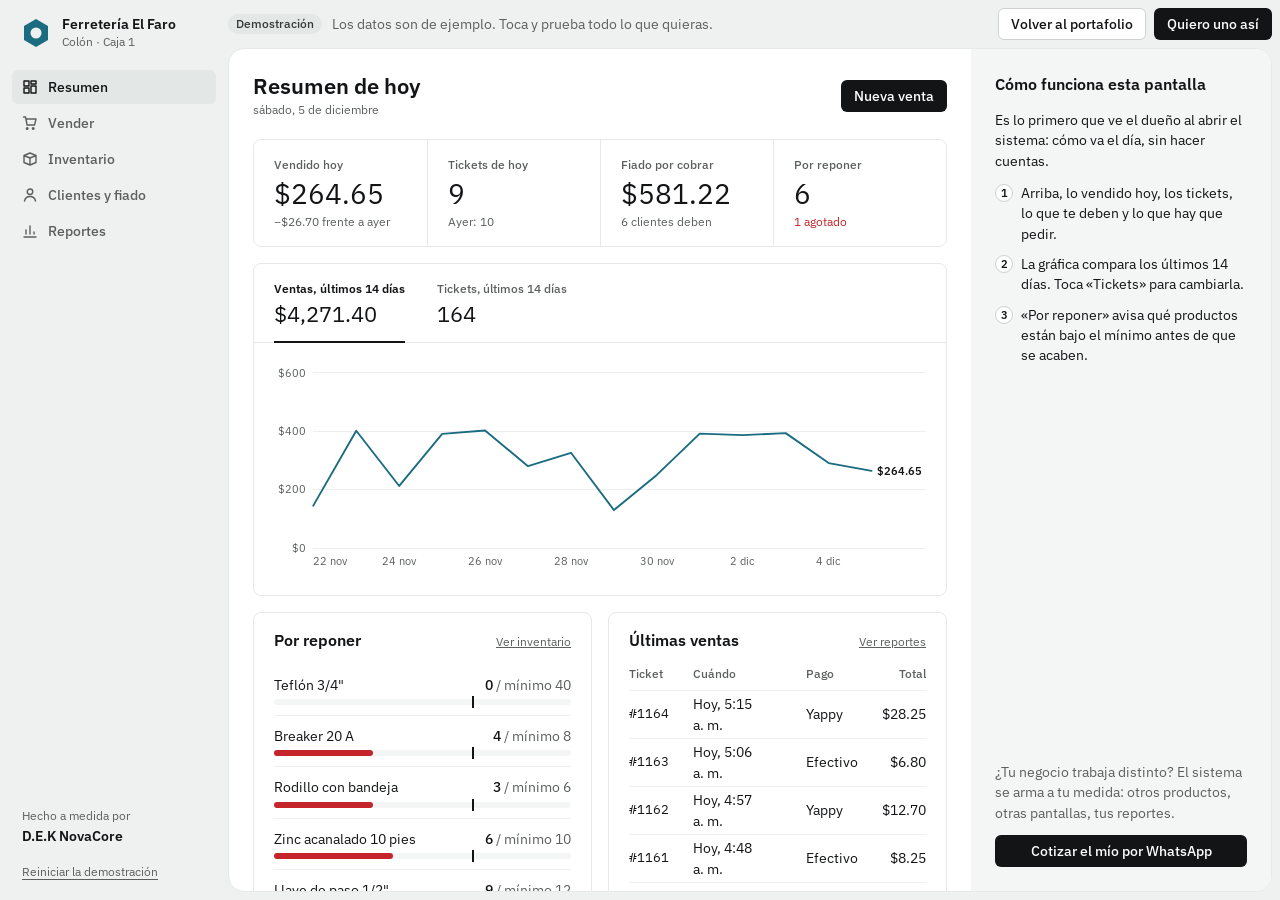
<file: demo/index.html>
<!DOCTYPE html>
<html lang="es">
<head>
<meta charset="utf-8">
<meta name="viewport" content="width=device-width, initial-scale=1">
<title>Demostración: sistema a medida para una ferretería · D.E.K NovaCore</title>
<meta name="description" content="Prueba cómo sería un sistema a medida para tu negocio: caja, inventario, clientes con fiado y reportes. Demostración de D.E.K NovaCore con datos de ejemplo.">
<meta name="theme-color" content="#eef1ef">
<link rel="preconnect" href="https://fonts.googleapis.com"><link rel="preconnect" href="https://fonts.gstatic.com" crossorigin>
<link href="https://fonts.googleapis.com/css2?family=IBM+Plex+Sans:wght@400;500;600&family=IBM+Plex+Mono:wght@400;500&display=swap" rel="stylesheet">
<link rel="stylesheet" href="app.css">
</head>
<body>
<div class="marco">

  <aside class="lateral" id="lateral">
    <div class="producto">
      <svg class="marca" viewBox="0 0 32 32" width="32" height="32" aria-hidden="true">
        <path d="M16 2 28 9v14l-12 7-12-7V9z" fill="#1b6c80"/>
        <circle cx="16" cy="16" r="5.5" fill="#eef1ef"/>
      </svg>
      <div>
        <p class="producto-nombre">Ferretería El Faro</p>
        <p class="producto-sub">Colón · Caja 1</p>
      </div>
    </div>
    <nav class="menu" aria-label="Secciones del sistema">
      <a href="#resumen" data-vista="resumen"><svg viewBox="0 0 16 16" aria-hidden="true"><path d="M2 2h5v5H2zM9 2h5v3H9zM9 7h5v7H9zM2 9h5v5H2z"/></svg>Resumen</a>
      <a href="#vender" data-vista="vender"><svg viewBox="0 0 16 16" aria-hidden="true"><path d="M1.5 2h2l1.6 8h7.4l1.5-6H4.4M6 13.5a.8.8 0 1 0 0 .01M12 13.5a.8.8 0 1 0 0 .01"/></svg>Vender</a>
      <a href="#inventario" data-vista="inventario"><svg viewBox="0 0 16 16" aria-hidden="true"><path d="M2 4.5 8 2l6 2.5v7L8 14l-6-2.5zM2 4.5 8 7l6-2.5M8 7v7"/></svg>Inventario</a>
      <a href="#clientes" data-vista="clientes"><svg viewBox="0 0 16 16" aria-hidden="true"><path d="M8 7.5a2.75 2.75 0 1 0 0-5.5 2.75 2.75 0 0 0 0 5.5zM2.5 14c.6-3 2.8-4.5 5.5-4.5s4.9 1.5 5.5 4.5"/></svg>Clientes y fiado</a>
      <a href="#reportes" data-vista="reportes"><svg viewBox="0 0 16 16" aria-hidden="true"><path d="M2 14h12M4 11V7M8 11V3M12 11V9"/></svg>Reportes</a>
    </nav>
    <div class="lateral-pie">
      <p class="pequeno">Hecho a medida por</p>
      <a class="dek" href="../index.html">D.E.K NovaCore</a>
      <button type="button" class="enlace-boton" id="reiniciar">Reiniciar la demostración</button>
    </div>
  </aside>

  <header class="barra">
    <button type="button" class="boton-menu" id="abrir-menu" aria-label="Abrir menú" aria-expanded="false" aria-controls="lateral">
      <svg viewBox="0 0 16 16" aria-hidden="true"><path d="M2 4h12M2 8h12M2 12h12"/></svg>
    </button>
    <p class="aviso"><span class="pill neutral">Demostración</span><span class="aviso-texto">Los datos son de ejemplo. Toca y prueba todo lo que quieras.</span></p>
    <div class="barra-acciones">
      <a class="boton secundario" href="../index.html">Volver al portafolio</a>
      <a class="boton primario" id="pedir" href="https://wa.me/50766952340?text=Hola%20D.E.K%20NovaCore%2C%20vi%20la%20demostraci%C3%B3n%20del%20sistema%20y%20quiero%20uno%20para%20mi%20negocio." target="_blank" rel="noopener">Quiero uno así</a>
    </div>
  </header>

  <main class="hoja" id="hoja">
    <div class="contenido" id="contenido" tabindex="-1"></div>
    <aside class="guia" id="guia" aria-labelledby="guia-titulo">
      <h2 id="guia-titulo">Cómo funciona esta pantalla</h2>
      <div id="guia-cuerpo"></div>
      <div class="guia-pie">
        <p>¿Tu negocio trabaja distinto? El sistema se arma a tu medida: otros productos, otras pantallas, tus reportes.</p>
        <a class="boton primario ancho" href="https://wa.me/50766952340?text=Hola%20D.E.K%20NovaCore%2C%20vi%20la%20demostraci%C3%B3n%20del%20sistema%20y%20quiero%20uno%20para%20mi%20negocio." target="_blank" rel="noopener">Cotizar el mío por WhatsApp</a>
      </div>
    </aside>
  </main>
</div>

<div class="aviso-flotante" id="toast" role="status" aria-live="polite"></div>

<script src="charts.js"></script>
<script src="datos.js"></script>
<script src="app.js"></script>
</body>
</html>
</file>
<file: styles.css>
:root {
  --bg: #0a0d14;
  --surface: #131824;
  --surface-2: #1a2131;
  --ink: #e9edf3;
  --muted: #a3acbb;
  --accent: #5a9bfc;
  --accent-hover: #7cb0ff;
  --accent-ink: #0a0d14;

  --step-small: clamp(0.8125rem, 0.79rem + 0.1vw, 0.875rem);
  --step-body: clamp(1.0625rem, 1rem + 0.25vw, 1.1875rem);
  --step-lead: clamp(1.25rem, 1.1rem + 0.7vw, 1.625rem);
  --step-head: clamp(2rem, 1.3rem + 3.2vw, 4rem);

  --m: 32px;
  --gap-seccion: clamp(120px, 14vw, 200px);
  --font: "Clash Grotesk", "Helvetica Neue", Arial, sans-serif;
  --ease: cubic-bezier(0.22, 1, 0.36, 1);
}

*, *::before, *::after { box-sizing: border-box; }
html { scroll-behavior: smooth; -webkit-text-size-adjust: 100%; }
body {
  margin: 0;
  background: var(--bg);
  color: var(--ink);
  font-family: var(--font);
  font-size: var(--step-body);
  font-weight: 400;
  line-height: 1.5;
  -webkit-font-smoothing: antialiased;
}
img { display: block; max-width: 100%; }
a { color: inherit; }
h1, h2, h3, p, ul, dl, dd, figure, fieldset { margin: 0; padding: 0; }
ul { list-style: none; }
fieldset { border: 0; min-width: 0; }
::selection { background: var(--accent); color: var(--accent-ink); }
:focus-visible { outline: 2px solid var(--accent); outline-offset: 3px; }

.sr {
  position: absolute; width: 1px; height: 1px; overflow: hidden; /* taste-skill-ignore */
  clip: rect(0 0 0 0); white-space: nowrap;
}

h2 {
  font-size: var(--step-head);
  font-weight: 400;
  letter-spacing: -0.03em;
  line-height: 0.95;
}

/* Botones: una sola forma, esquinas rectas */
.boton {
  display: inline-flex; align-items: center; justify-content: center;
  min-height: 48px; padding: 0 24px;
  background: var(--accent); color: var(--accent-ink);
  font-weight: 500; font-size: var(--step-body);
  text-decoration: none;
  transition: background-color 160ms var(--ease), transform 160ms var(--ease);
}
.boton:hover { background: var(--accent-hover); }
.boton:active { transform: scale(0.97); }

.enlace {
  color: var(--ink); text-decoration: underline; text-underline-offset: 4px;
  text-decoration-color: var(--accent);
  transition: color 160ms var(--ease);
}
.enlace:hover { color: var(--accent-hover); }

/* ---------- Portada ---------- */
.hero {
  position: relative;
  min-height: 100svh;
  overflow: hidden;
}
.hero-foto {
  position: absolute;
  top: 20px; left: 20px; bottom: 20px;
  width: 47vw;
  overflow: hidden;
}
.hero-foto img {
  width: 100%; height: 100%; object-fit: cover; object-position: 55% 50%;
  animation: deriva 24s ease-in-out infinite alternate;
}
@keyframes deriva {
  from { transform: scale(1.02); }
  to { transform: scale(1.1) translateX(-1.5%); }
}

.nav {
  position: absolute; top: var(--m); right: var(--m);
  display: flex; align-items: center; gap: 28px;
  font-size: 15px; z-index: 3;
}
.nav a:not(.boton) {
  text-decoration: none; color: var(--ink);
  transition: color 160ms var(--ease);
}
.nav a:not(.boton):hover { color: var(--accent-hover); }
.boton-nav { min-height: 40px; padding: 0 18px; font-size: 15px; }

.hero-frase {
  position: absolute;
  left: calc(47vw + 20px); right: 0;
  top: 40%;
  margin: 0 auto; max-width: 26ch;
  font-size: 24px;
  line-height: 1.3;
  z-index: 2;
}
.hero-boton {
  position: absolute;
  top: calc(40% + 150px);
  left: calc(47vw + 20px + (53vw - 20px - 26ch * 0.62) / 2);
  z-index: 2;
}

.marca {
  position: absolute;
  right: var(--m); bottom: 40px;
  font-size: clamp(96px, 10.4vw, 190px);
  font-weight: 400;
  letter-spacing: -0.04em;
  line-height: 0.8;
  white-space: nowrap;
  z-index: 2;
  transform-origin: right bottom;
}

/* ---------- Trabajos ---------- */
.trabajos {
  display: grid;
  grid-template-columns: 13% 1fr;
  gap: 24px;
  padding: var(--gap-seccion) 0 0 var(--m);
}
.riel {
  position: sticky; top: var(--m);
  align-self: start;
}
.riel h2 { font-size: 28px; letter-spacing: -0.02em; line-height: 1.1; margin-bottom: 20px; }
.filtros { display: flex; flex-direction: column; align-items: flex-start; gap: 6px; }
.filtro {
  background: none; border: 0; padding: 4px 0;
  font: inherit; font-size: 15px; color: var(--muted);
  cursor: pointer; text-align: left;
  transition: color 160ms var(--ease);
}
.filtro:hover { color: var(--ink); }
.filtro.activo { color: var(--ink); font-weight: 500; }
.filtro.activo::before { content: ""; display: inline-block; width: 8px; height: 8px; background: var(--accent); margin-right: 8px; vertical-align: 2px; }

.tiras { display: flex; flex-direction: column; gap: 45px; min-width: 0; }
.tira[hidden] { display: none; }
.tira-fotos {
  display: flex; gap: 8px;
  overflow: hidden;
  text-decoration: none;
}
.tira-fotos img {
  height: 190px; flex: none;
  object-fit: cover; object-position: 50% 0;
  background: var(--surface);
  transition: opacity 240ms var(--ease), transform 400ms var(--ease);
}
.tira-fotos img:not([style*="object-position"]) { object-position: 50% 0; }
.tira-fotos img.movil { width: 111px; }
@media (min-width: 761px) {
  .tira-fotos img { height: 240px; }
  .tira-fotos img[width="304"] { width: 384px; }
  .tira-fotos img[width="190"] { width: 240px; }
  .tira-fotos img[width="446"] { width: 563px; }
  .tira-fotos img[width="318"] { width: 402px; }
  .tira-fotos img[width="382"] { width: 482px; }
}
.tiras:hover .tira:not(:hover) img { opacity: 0.4; }
a.tira-fotos:hover img:first-child { transform: scale(1.015); }

.tira-pie {
  display: grid; grid-template-columns: 1fr auto 1fr; max-width: 1180px;
  gap: 16px; margin-top: 10px; padding-right: var(--m);
  font-size: var(--step-small);
}
.tira-pie span:first-child { font-weight: 500; }
.tira-pie .desc { color: var(--muted); text-align: center; }
.tira-pie span:last-child { text-align: right; color: var(--muted); }

/* ---------- Qué hago ---------- */
.servicios {
  margin-top: var(--gap-seccion);
  padding: 120px var(--m);
  background: var(--surface);
}
.servicios h2 { font-size: var(--step-head); margin-bottom: 72px; }
.cols {
  display: grid;
  grid-template-columns: repeat(12, 1fr);
  column-gap: 24px;
}
.col:nth-child(1) { grid-column: 1 / span 3; }
.col:nth-child(2) { grid-column: 4 / span 3; }
.col:nth-child(3) { grid-column: 7 / span 3; }
.col h3 { font-size: 19px; font-weight: 500; margin-bottom: 1.25em; }
.col li {
  font-size: 19px; line-height: 1.3; padding: 4px 0;
  color: var(--muted); cursor: default;
  transition: color 140ms var(--ease);
}
.col li:hover, .col li:focus-visible, .col li.activo { color: var(--ink); }
.detalle {
  grid-column: 10 / span 3; grid-row: 1;
  font-size: 19px; line-height: 1.4;
  color: var(--ink);
  min-height: 5em;
}

/* ---------- Precios ---------- */
.precios {
  display: grid;
  grid-template-columns: repeat(12, 1fr);
  column-gap: 24px;
  padding: var(--gap-seccion) var(--m) 0;
}
.precios-izq { grid-column: 1 / span 3; }
.precios-izq h2 { font-size: 40px; line-height: 1; }
.precios-intro { margin-top: 20px; color: var(--ink); font-size: 19px; max-width: 30ch; }
.cuenta {
  position: sticky; top: var(--m);
  margin-top: 40px; padding: 28px 24px 24px;
  background: var(--surface-2);
}
.cuenta-total {
  font-size: var(--step-head); letter-spacing: -0.03em; line-height: 1;
  font-variant-numeric: tabular-nums;
}
.cuenta-mes { display: block; font-size: var(--step-body); letter-spacing: 0; margin-top: 8px; color: var(--ink); }
.cuenta-nota { margin: 12px 0 20px; font-size: 17px; color: var(--muted); }
.boton-grande { width: 100%; min-height: 52px; }

.menu {
  grid-column: 5 / span 8;
  columns: 2; column-gap: 64px;
}
.grupo { break-inside: avoid; padding-top: 48px; }
.grupo:first-child { padding-top: 0; }
.grupo h3 { font-size: 24px; font-weight: 500; line-height: 1.2; margin-bottom: 14px; }
.item {
  position: relative;
  display: grid;
  grid-template-columns: 26px 1fr auto;
  column-gap: 12px;
  padding: 11px 12px 11px 10px;
  margin: 0 -12px 0 -10px;
  cursor: pointer;
  transition: background-color 160ms var(--ease);
}
.item:hover { background: var(--surface); }
.item input {
  grid-row: 1; grid-column: 1;
  width: 18px; height: 18px; margin: 4px 0 0;
  accent-color: var(--accent);
  cursor: pointer;
}
.item .nombre { grid-column: 2; font-size: 19px; line-height: 1.3; }
.item .precio { grid-column: 3; font-size: 19px; line-height: 1.3; font-variant-numeric: tabular-nums; text-align: right; }
.item .desc { grid-column: 2 / span 2; font-size: 17px; color: var(--muted); max-width: 36ch; margin-top: 2px; }
.item:has(input:checked) { background: var(--surface-2); }
.item:has(input:checked) .nombre, .item:has(input:checked) .precio { color: var(--accent-hover); }

/* ---------- Cómo trabajamos ---------- */
.pasos { margin-top: 120px; }
.panel {
  position: relative;
  height: 90svh;
  overflow: clip;
}
.panel img {
  position: absolute; inset: 0;
  width: 100%; height: 100%; object-fit: cover;
  filter: brightness(0.55) contrast(1.05);
}
.verbo-caja { position: absolute; inset: 0; display: flex; align-items: center; justify-content: center; padding: 0 var(--m); }
.verbo {
  text-align: center;
  font-size: clamp(96px, 15vw, 260px);
  font-weight: 600;
  letter-spacing: -0.04em;
  line-height: 1;
  color: var(--ink);
}
.panel-texto {
  position: absolute; left: var(--m); bottom: var(--m);
  max-width: 40ch; padding: 20px 22px;
  background: rgba(10, 13, 20, 0.78);
  font-size: 17px; line-height: 1.45;
}

/* ---------- Preguntas ---------- */
.preguntas {
  display: grid;
  grid-template-columns: repeat(12, 1fr);
  column-gap: 24px;
  padding: var(--gap-seccion) var(--m) 0;
}
.preguntas-izq { grid-column: 1 / span 5; }
.preguntas-izq h2 { font-size: 40px; line-height: 1; margin-bottom: 28px; }
.datos li { font-size: 19px; padding: 3px 0; }
.datos { margin-bottom: 40px; }
details { padding: 14px 0; }
summary {
  position: relative;
  list-style: none; cursor: pointer;
  font-size: 19px; padding-right: 36px;
  transition: color 160ms var(--ease);
}
summary::-webkit-details-marker { display: none; }
summary:hover { color: var(--accent-hover); }
summary::after {
  content: ""; position: absolute; right: 6px; top: 0.4em;
  width: 9px; height: 9px;
  border-right: 2px solid currentColor; border-bottom: 2px solid currentColor;
  transform: rotate(45deg);
  transition: transform 200ms var(--ease);
}
details[open] summary::after { transform: rotate(-135deg); top: 0.6em; }
details p { margin-top: 10px; font-size: 17px; color: var(--muted); max-width: 60ch; }
.acciones { display: flex; flex-wrap: wrap; align-items: center; gap: 24px; margin-top: 36px; }

.preguntas-fotos {
  grid-column: 7 / span 6;
  position: relative;
  padding-bottom: 80px;
}
.preguntas-fotos .alta {
  width: 100%; aspect-ratio: 3 / 4; object-fit: cover; object-position: 30% 50%;
  filter: brightness(0.85) contrast(1.05);
}
.preguntas-fotos .cuadrada {
  position: absolute; left: -40px; bottom: 40px;
  width: 34%; height: auto; aspect-ratio: 1; object-fit: cover; object-position: 50% 50%; background: var(--surface);
}

/* ---------- Contacto ---------- */
.contacto {
  position: relative;
  margin-top: var(--gap-seccion);
  min-height: 100svh;
}
.contacto-foto {
  position: absolute; inset: 0; width: 100%; height: 100%;
  object-fit: cover; object-position: 30% 60%;
  filter: brightness(0.7);
}
.tarjeta {
  position: absolute; top: 60px; right: 60px;
  width: 380px; padding: 32px 32px 0;
  background: var(--surface);
  display: flex; flex-direction: column; gap: 18px;
}
.tarjeta h2 { font-size: 28px; letter-spacing: -0.02em; line-height: 1.1; }
.tarjeta p { font-size: 17px; }
.horario div { display: flex; justify-content: space-between; gap: 16px; font-size: 17px; padding: 3px 0; }
.horario dt { color: var(--muted); }
.horario dd { font-variant-numeric: tabular-nums; }
.boton-tarjeta { margin: 8px -32px 0; min-height: 52px; }

/* ---------- Pie ---------- */
.pie { padding: 160px var(--m) 30px; }
.pie-marca {
  font-size: clamp(64px, 15vw, 216px);
  letter-spacing: -0.045em; line-height: 0.8;
  white-space: nowrap; text-align: center;
  margin-bottom: 64px;
}
.pie-linea {
  display: grid; grid-template-columns: 1fr auto 1fr;
  gap: 24px; font-size: 15px;
}
.suave { color: var(--muted); }
.pie-links { display: flex; gap: 24px; }
.pie-links a { text-decoration: none; transition: color 160ms var(--ease); }
.pie-links a:hover { color: var(--accent-hover); }
.pie-der { text-align: right; }

/* ---------- Movimiento ---------- */
.js .rev { opacity: 0; transform: translateY(24px); }
.js .rev.in {
  opacity: 1; transform: none;
  transition: opacity 700ms var(--ease) var(--d, 0ms), transform 700ms var(--ease) var(--d, 0ms);
}

@supports (animation-timeline: view()) {
  .marca {
    animation: encoge linear both;
    animation-timeline: view();
    animation-range: exit 0% exit 100%;
  }
  .pie-marca {
    animation: crece linear both;
    animation-timeline: view();
    animation-range: entry 0% entry 100%;
  }
  .panel img {
    animation: acerca linear both;
    animation-timeline: view();
    animation-range: cover 0% cover 100%;
  }
}
@keyframes encoge { to { transform: scale(0.93); } }
@keyframes crece { from { transform: scale(0.94); } to { transform: scale(1); } }
@keyframes acerca { from { transform: scale(1.12); } to { transform: scale(1); } }

@media (prefers-reduced-motion: reduce) {
  html { scroll-behavior: auto; }
  .hero-foto img, .marca, .pie-marca, .panel img { animation: none !important; }
  .js .rev { opacity: 1; transform: none; }
  .js .rev.in { transition: opacity 300ms linear; }
  * { transition-duration: 1ms !important; }
}

/* ---------- Tableta ---------- */
@media (max-width: 1100px) {
  .nav { gap: 18px; }
  .nav a[href="#preguntas"] { display: none; }
  .cols .col:nth-child(1) { grid-column: 1 / span 4; }
  .cols .col:nth-child(2) { grid-column: 5 / span 4; }
  .cols .col:nth-child(3) { grid-column: 9 / span 4; }
  .detalle { grid-column: 1 / -1; grid-row: 2; margin-top: 40px; }
  .precios-izq { grid-column: 1 / span 4; }
  .menu { grid-column: 5 / span 8; columns: 1; }
  .preguntas-izq { grid-column: 1 / span 6; }
  .preguntas-fotos { grid-column: 8 / span 5; }
}

/* ---------- Teléfono ---------- */
@media (max-width: 760px) {
  :root { --m: 20px; }

  .hero { min-height: 100svh; display: flex; flex-direction: column; }
  .hero-foto { position: relative; inset: auto; margin: 12px 12px 0; width: auto; height: 60svh; flex: none; }
  .nav { top: 24px; right: 24px; left: 24px; justify-content: space-between; }
  .nav a:not(.boton) { display: none; }
  .nav::before { content: "D.E.K NovaCore"; font-weight: 500; font-size: 17px; }
  .boton-nav { margin-left: auto; }
  .marca {
    position: relative; right: auto; bottom: auto;
    order: 2;
    margin: -5vw var(--m) 0;
    font-size: 15.6vw; line-height: 0.85;
  }
  .hero-frase {
    position: static; order: 3; margin: 24px var(--m) 0; max-width: none;
    font-size: 17px;
  }
  .hero-boton { position: static; order: 4; margin: 20px var(--m) 32px; align-self: flex-start; }

  .trabajos { grid-template-columns: 1fr; padding: 120px 0 0; gap: 24px; }
  .riel { position: static; padding: 0 var(--m); }
  .riel h2 { font-size: 24px; }
  .filtros { flex-direction: row; flex-wrap: wrap; gap: 4px 18px; }
  .filtro { min-height: 40px; }
  .tira-fotos { overflow-x: auto; scroll-snap-type: x mandatory; padding: 0 var(--m); scroll-padding-inline: var(--m); scrollbar-width: none; }
  .tira-fotos::-webkit-scrollbar { display: none; }
  .tira-fotos img { height: 120px; scroll-snap-align: start; }
  .tira-fotos img.movil { width: 56px; }
  .tira-fotos img[width="304"] { width: 192px; }
  .tira-fotos img[width="190"] { width: 120px; }
  .tira-fotos img[width="446"] { width: 282px; }
  .tira-fotos img[width="318"] { width: 200px; }
  .tira-fotos img[width="382"] { width: 241px; }
  .tira-pie { grid-template-columns: 1fr auto; padding: 0 var(--m); }
  .tira-pie .desc { grid-column: 1 / -1; grid-row: 2; text-align: left; }

  .servicios { margin-top: 120px; padding: 80px var(--m); }
  .servicios h2 { font-size: 24px; margin-bottom: 40px; }
  .cols { display: flex; flex-direction: column; gap: 40px; }
  .col li { font-size: 17px; line-height: 1.4; }
  .detalle { display: none; }

  .precios { display: flex; flex-direction: column; padding-top: 120px; }
  .precios-izq h2 { font-size: 28px; }
  .cuenta {
    position: sticky; top: auto; bottom: 0; z-index: 5;
    order: 2; margin: 0 calc(var(--m) * -1); padding: 14px var(--m);
    display: grid; grid-template-columns: 1fr auto; align-items: center; gap: 4px 16px;
  }
  .cuenta-total { font-size: 28px; }
  .cuenta-mes { display: inline; font-size: 15px; margin: 0 0 0 8px; }
  .cuenta-nota { display: none; }
  .boton-grande { width: auto; grid-column: 2; grid-row: 1; }
  .precios-izq { display: contents; }
  .precios-intro { margin-bottom: 32px; }
  .menu { columns: 1; order: 1; padding-bottom: 32px; }
  .grupo { padding-top: 40px; }
  .grupo h3 { font-size: 19px; }
  .item .nombre, .item .precio { font-size: 17px; }

  .verbo { font-size: 16vw; }
  .panel { height: 80svh; }
  .panel-texto { left: 0; right: 0; bottom: 0; max-width: none; font-size: 17px; padding: 20px var(--m); }

  .preguntas { display: flex; flex-direction: column-reverse; padding-top: 120px; }
  .preguntas-fotos { padding-bottom: 0; margin-bottom: 48px; }
  .preguntas-fotos .alta { aspect-ratio: 4 / 5; }
  .preguntas-fotos .cuadrada { left: auto; right: 0; bottom: -24px; width: 38%; }
  .preguntas-izq h2 { font-size: 30px; }
  .datos li { font-size: 17px; }
  details { padding: 12px 0; }
  summary { min-height: 44px; display: flex; align-items: center; }
  .acciones .boton { width: 100%; }

  .contacto { min-height: 0; padding-bottom: 0; }
  .contacto-foto { position: relative; height: 70svh; }
  .tarjeta { position: relative; top: auto; right: auto; width: auto; margin: -80px var(--m) 0; }
  .boton-tarjeta { min-height: 56px; }

  .pie { padding-top: 20svh; padding-bottom: 24px; }
  .pie-marca { font-size: 15.6vw; margin-bottom: 40px; text-align: left; }
  .pie-linea { display: flex; flex-direction: column; gap: 8px; font-size: 15px; }
  .pie-der { text-align: left; }
}
</file>
<file: demo/app.css>
:root {
  --ground: #eef1ef;
  --surface: #ffffff;
  --raised: #f4f6f5;
  --active: #e3e7e5;
  --border: #e6e9e8;
  --rule: #eef0ef;
  --control: #cdd1cf;
  --text: #131416;
  --ink: #131416;
  --muted: #5b5f5e;
  --accent: #1b6c80;
  --positive: #1e7b4f;
  --negative: #c4242a;
  --warning: #92400e;
  --chart-1: #1b6c80;
  --chart-2: #2f70bb;
  --chart-3: #a86f0c;
  --chart-muted: #cfd5d3;
  --grid: #eceeed;
  --axis-ink: #5b5f5e;
  --pill-positive-bg: #dcfae5; --pill-positive-ink: #04250e;
  --pill-negative-bg: #ffedea; --pill-negative-ink: #831c1e;
  --pill-warning-bg: #fffbeb; --pill-warning-ink: #92400e;
  --pill-neutral-bg: #e3e7e5; --pill-neutral-ink: #353736;
  --radius-card: 8px;
  --radius-control: 6px;
  --radius-sheet: 16px;
  --sheet-inset: 8px;
  --sidebar-width: 228px;
  --gap: 24px;
  --pad: 24px;
  --control-height: 32px;
  --fs-title: 22px;
  --fs-section: 16px;
  --fs-kpi: 28px;
  --fs-body: 14px;
  --fs-small: 12px;
}

* , *::before, *::after { box-sizing: border-box; }
html, body { margin: 0; height: 100%; }
body {
  background: var(--ground); color: var(--text);
  font-family: "IBM Plex Sans", Inter, system-ui, sans-serif;
  font-size: var(--fs-body); line-height: 1.45;
  -webkit-font-smoothing: antialiased;
}
h1, h2, h3, p, ul, ol { margin: 0; padding: 0; }
ul, ol { list-style: none; }
a { color: inherit; }
button, input, select { font: inherit; color: inherit; }
:focus-visible { outline: 2px solid var(--accent); outline-offset: 2px; }
.num, td.num, .tabular { font-variant-numeric: tabular-nums; }
.mono { font-family: "IBM Plex Mono", ui-monospace, monospace; font-size: 13px; }
.pequeno { font-size: var(--fs-small); color: var(--muted); }
[hidden] { display: none !important; }
.sr-solo { position: absolute; width: 1px; height: 1px; overflow: hidden; clip: rect(0 0 0 0); white-space: nowrap; }

/* ---------- Marco ---------- */
.marco {
  display: grid;
  grid-template-columns: var(--sidebar-width) minmax(0, 1fr);
  grid-template-rows: 48px minmax(0, 1fr);
  height: 100svh;
}
.lateral {
  grid-row: 1 / -1;
  display: flex; flex-direction: column;
  padding: 12px 12px 16px;
}
.producto { display: flex; align-items: center; gap: 10px; padding: 4px 8px 20px; }
.producto-nombre { font-weight: 600; font-size: 14px; line-height: 1.2; }
.producto-sub { font-size: var(--fs-small); color: var(--muted); }
.menu { display: grid; gap: 2px; }
.menu a {
  display: flex; align-items: center; gap: 10px;
  height: 34px; padding: 0 10px;
  border-radius: var(--radius-control);
  text-decoration: none; color: var(--muted); font-weight: 500;
  transition: background-color 120ms ease, color 120ms ease;
}
.menu a:hover { background: var(--active); color: var(--text); }
.menu a[aria-current="page"] { background: var(--active); color: var(--text); }
.menu svg { width: 16px; height: 16px; fill: none; stroke: currentColor; stroke-width: 1.4; stroke-linecap: round; stroke-linejoin: round; flex: none; }
.lateral-pie { margin-top: auto; padding: 0 10px; display: grid; gap: 2px; }
.dek { font-weight: 600; text-decoration: none; }
.dek:hover { color: var(--accent); }
.enlace-boton {
  justify-self: start; margin-top: 10px; padding: 4px 0;
  background: none; border: 0; cursor: pointer;
  color: var(--muted); font-size: var(--fs-small); text-decoration: underline; text-underline-offset: 3px;
}
.enlace-boton:hover { color: var(--text); }

.barra {
  display: flex; align-items: center; gap: 16px;
  padding: 0 var(--sheet-inset) 0 0;
}
.boton-menu { display: none; }
.aviso { display: flex; align-items: center; gap: 10px; min-width: 0; color: var(--muted); }
.aviso-texto { white-space: nowrap; overflow: hidden; text-overflow: ellipsis; }
.barra-acciones { margin-left: auto; display: flex; gap: 8px; }

.hoja {
  margin: 0 var(--sheet-inset) var(--sheet-inset) 0;
  background: var(--surface);
  border: 1px solid var(--border);
  border-radius: var(--radius-sheet);
  overflow: hidden;
  display: grid;
  grid-template-columns: minmax(0, 1fr) 300px;
  min-height: 0;
}
.contenido { overflow: auto; padding: var(--pad); outline: none; }
.guia {
  overflow: auto;
  padding: var(--pad);
  background: var(--raised);
  display: flex; flex-direction: column; gap: 14px;
}
.guia h2 { font-size: var(--fs-section); font-weight: 600; }
#guia-cuerpo { display: grid; gap: 12px; }
#guia-cuerpo p { color: var(--text); }
#guia-cuerpo ol { display: grid; gap: 10px; counter-reset: paso; }
#guia-cuerpo li { position: relative; padding-left: 26px; }
#guia-cuerpo li::before {
  counter-increment: paso; content: counter(paso);
  position: absolute; left: 0; top: 1px;
  width: 18px; height: 18px; border-radius: 50%;
  background: var(--surface); border: 1px solid var(--control);
  font-size: 11px; font-weight: 600; text-align: center; line-height: 16px;
}
.guia-pie { margin-top: auto; display: grid; gap: 12px; padding-top: 16px; }
.guia-pie p { color: var(--muted); }

/* ---------- Controles ---------- */
.boton {
  display: inline-flex; align-items: center; justify-content: center; gap: 6px;
  height: var(--control-height); padding: 0 12px;
  border-radius: var(--radius-control);
  font-weight: 500; text-decoration: none; white-space: nowrap; cursor: pointer;
  border: 1px solid transparent;
  transition: background-color 120ms ease, border-color 120ms ease, transform 120ms ease;
}
.boton:active { transform: scale(0.97); }
.boton.primario { background: var(--text); color: #fff; }
.boton.primario:hover { background: #2c2f33; }
.boton.secundario { background: var(--surface); border-color: var(--control); }
.boton.secundario:hover { background: var(--raised); }
.boton.alto { height: 44px; font-size: 15px; }
.boton.ancho { width: 100%; }
.boton[disabled] { opacity: 0.45; cursor: not-allowed; }
.boton-icono {
  width: 28px; height: 28px; display: inline-flex; align-items: center; justify-content: center;
  border: 1px solid var(--control); background: var(--surface); border-radius: var(--radius-control); cursor: pointer;
}
.boton-icono:hover { background: var(--raised); }
.campo {
  height: var(--control-height); padding: 0 10px;
  border: 1px solid var(--control); border-radius: var(--radius-control);
  background: var(--surface); min-width: 0;
}
.campo:focus { outline: 2px solid var(--accent); outline-offset: -1px; border-color: transparent; }
.buscar { width: 280px; }
label.etiqueta { display: grid; gap: 4px; font-size: var(--fs-small); color: var(--muted); }

.pill { display: inline-flex; align-items: center; height: 20px; padding: 0 8px; border-radius: 999px; font-size: 12px; font-weight: 500; white-space: nowrap; }
.pill.neutral { background: var(--pill-neutral-bg); color: var(--pill-neutral-ink); }
.pill.positiva { background: var(--pill-positive-bg); color: var(--pill-positive-ink); }
.pill.negativa { background: var(--pill-negative-bg); color: var(--pill-negative-ink); }
.pill.aviso-p { background: var(--pill-warning-bg); color: var(--pill-warning-ink); }

/* ---------- Página ---------- */
.titulo-fila { display: flex; align-items: center; gap: 16px; margin-bottom: 20px; flex-wrap: wrap; }
.titulo-fila h1 { font-size: var(--fs-title); font-weight: 600; line-height: 1.2; }
.titulo-fila .pequeno { margin-top: 2px; }
.titulo-fila .derecha { margin-left: auto; display: flex; gap: 8px; align-items: center; }

.tarjeta { border: 1px solid var(--border); border-radius: var(--radius-card); background: var(--surface); }
.tarjeta-cab { display: flex; align-items: baseline; gap: 12px; padding: 16px 20px 0; }
.tarjeta-cab h2 { font-size: var(--fs-section); font-weight: 600; }
.tarjeta-cab .derecha { margin-left: auto; }
.tarjeta-cuerpo { padding: 12px 20px 20px; }
.rejilla { display: grid; gap: 16px; }
.dos { grid-template-columns: repeat(2, minmax(0, 1fr)); }

/* Balances del día: un contenedor dividido */
.balances { display: grid; grid-template-columns: repeat(4, 1fr); }
.balance { padding: 16px 20px; }
.balance + .balance { border-left: 1px solid var(--border); }
.balance .etq { font-size: var(--fs-small); color: var(--muted); font-weight: 500; }
.balance .valor { font-size: var(--fs-kpi); font-weight: 400; line-height: 1.2; margin-top: 4px; font-variant-numeric: tabular-nums; }
.balance .nota { font-size: var(--fs-small); color: var(--muted); margin-top: 2px; }
.balance .nota.mal { color: var(--negative); }

/* KPIs como pestañas de la gráfica */
.kpi-tabs { display: flex; gap: 32px; padding: 16px 20px 0; border-bottom: 1px solid var(--border); }
.kpi-tab { background: none; border: 0; padding: 0 0 12px; text-align: left; cursor: pointer; border-bottom: 2px solid transparent; margin-bottom: -1px; }
.kpi-tab .etq { display: block; font-size: var(--fs-small); color: var(--muted); font-weight: 500; }
.kpi-tab .valor { display: block; font-size: 22px; font-weight: 400; font-variant-numeric: tabular-nums; }
.kpi-tab[aria-selected="true"] { border-bottom-color: var(--text); }
.kpi-tab[aria-selected="true"] .etq { color: var(--text); font-weight: 600; }
.grafica { padding: 16px 20px 16px; min-height: 236px; }

/* Por reponer: existencia contra el mínimo */
.reponer li { display: grid; grid-template-columns: minmax(0, 1fr) auto; gap: 4px 12px; padding: 10px 0; }
.reponer li + li { border-top: 1px solid var(--rule); }
.reponer .nom { white-space: nowrap; overflow: hidden; text-overflow: ellipsis; }
.reponer .cant { text-align: right; font-variant-numeric: tabular-nums; }
.reponer .cant b { font-weight: 500; }
.reponer .cant span { color: var(--muted); }
.pista { grid-column: 1 / -1; position: relative; height: 6px; background: var(--raised); border-radius: 3px; }
.pista i { position: absolute; inset: 0 auto 0 0; border-radius: 3px; background: var(--chart-1); }
.pista i.bajo { background: var(--negative); }
.pista em { position: absolute; top: -3px; bottom: -3px; width: 2px; background: var(--text); }

/* Tablas */
.tabla { width: 100%; border-collapse: collapse; }
.tabla th { font-size: var(--fs-small); color: var(--muted); font-weight: 500; text-align: left; padding: 0 12px 8px; white-space: nowrap; }
.tabla td { padding: 0 12px; height: 48px; border-top: 1px solid var(--rule); }
.tabla th:first-child, .tabla td:first-child { padding-left: 0; }
.tabla th:last-child, .tabla td:last-child { padding-right: 0; }
.tabla .num { text-align: right; white-space: nowrap; }
.tabla .unidad { color: var(--muted); }
.tabla tr.sel td { background: var(--raised); }
.tabla tbody tr { transition: background-color 120ms ease; }
.tabla tbody tr.click { cursor: pointer; }
.tabla tbody tr.click:hover td { background: var(--raised); }

.pestanas { display: flex; gap: 24px; border-bottom: 1px solid var(--border); margin-bottom: 20px; }
.pestana { background: none; border: 0; padding: 0 0 10px; cursor: pointer; color: var(--muted); font-weight: 500; border-bottom: 2px solid transparent; margin-bottom: -1px; }
.pestana:hover { color: var(--text); }
.pestana[aria-selected="true"] { color: var(--text); border-bottom-color: var(--text); }
.herramientas { display: flex; align-items: center; gap: 12px; margin-bottom: 12px; }
.herramientas .derecha { margin-left: auto; color: var(--muted); }

/* Vender */
.caja { display: grid; grid-template-columns: minmax(0, 1fr) 340px; gap: 16px; align-items: start; }
.catalogo { display: grid; grid-template-columns: repeat(auto-fill, minmax(170px, 1fr)); gap: 8px; }
.prod {
  display: grid; gap: 2px; text-align: left;
  padding: 12px; border: 1px solid var(--border); border-radius: var(--radius-card);
  background: var(--surface); cursor: pointer;
  transition: border-color 120ms ease, background-color 120ms ease, transform 120ms ease;
}
.prod:hover { border-color: var(--control); background: var(--raised); }
.prod:active { transform: scale(0.98); }
.prod[disabled] { opacity: 0.5; cursor: not-allowed; }
.prod .n { font-weight: 500; line-height: 1.25; }
.prod .p { font-variant-numeric: tabular-nums; }
.prod .e { font-size: var(--fs-small); color: var(--muted); }
.ticket { position: sticky; top: 0; }
.ticket-lineas li { display: grid; grid-template-columns: minmax(0, 1fr) auto auto; gap: 8px; align-items: center; padding: 8px 0; }
.ticket-lineas li + li { border-top: 1px solid var(--rule); }
.ticket-lineas .ctrl { display: inline-flex; align-items: center; gap: 6px; font-variant-numeric: tabular-nums; }
.ticket-lineas .imp { min-width: 64px; text-align: right; font-variant-numeric: tabular-nums; }
.ticket-total { display: flex; justify-content: space-between; align-items: baseline; padding: 12px 0; border-top: 1px solid var(--border); margin-top: 4px; }
.ticket-total b { font-size: var(--fs-kpi); font-weight: 400; font-variant-numeric: tabular-nums; }
.metodos { display: grid; grid-template-columns: repeat(4, 1fr); gap: 6px; margin: 4px 0 12px; }
.metodos label { position: relative; }
.metodos input { position: absolute; opacity: 0; }
.metodos span {
  display: flex; align-items: center; justify-content: center; height: 32px;
  border: 1px solid var(--control); border-radius: var(--radius-control); cursor: pointer; font-weight: 500;
  transition: background-color 120ms ease;
}
.metodos input:checked + span { background: var(--text); color: #fff; border-color: var(--text); }
.metodos input:focus-visible + span { outline: 2px solid var(--accent); outline-offset: 2px; }
.vacio { color: var(--muted); padding: 16px 0; }

/* Clientes */
.clientes { display: grid; grid-template-columns: minmax(0, 1fr) minmax(0, 1fr); gap: 16px; align-items: start; }
.avatar { display: inline-flex; align-items: center; justify-content: center; width: 28px; height: 28px; border-radius: 50%; font-size: 12px; font-weight: 600; flex: none; }
.persona { display: flex; align-items: center; gap: 10px; }
.abono { display: flex; gap: 8px; align-items: end; margin-top: 12px; }

.aviso-flotante {
  position: fixed; left: 50%; bottom: 24px; transform: translate(-50%, 16px);
  background: var(--text); color: #fff; padding: 10px 16px; border-radius: var(--radius-control);
  box-shadow: 0 6px 20px rgba(0, 0, 0, 0.18);
  opacity: 0; pointer-events: none;
  transition: opacity 200ms ease, transform 200ms ease;
}
.aviso-flotante.ver { opacity: 1; transform: translate(-50%, 0); }

.entra { animation: entra 220ms ease both; }
@keyframes entra { from { opacity: 0; transform: translateY(6px); } to { opacity: 1; transform: none; } }
@media (prefers-reduced-motion: reduce) {
  .entra { animation: none; }
  * { transition-duration: 1ms !important; }
}

/* ---------- Pantallas medianas ---------- */
@media (max-width: 1180px) {
  .hoja { grid-template-columns: minmax(0, 1fr); overflow: auto; }
  .contenido { overflow: visible; }
  .guia { overflow: visible; }
  .caja { grid-template-columns: minmax(0, 1fr) 300px; }
}

/* ---------- Teléfono ---------- */
@media (max-width: 760px) {
  .marco { display: block; height: auto; }
  .lateral {
    position: fixed; inset: 0 auto 0 0; width: 260px; z-index: 20;
    background: var(--ground); transform: translateX(-100%);
    transition: transform 200ms ease; border-right: 1px solid var(--border);
  }
  .lateral.abierto { transform: none; }
  .barra { position: sticky; top: 0; z-index: 10; background: var(--ground); height: 48px; padding: 0 12px; gap: 10px; }
  .boton-menu { display: inline-flex; width: 36px; height: 36px; align-items: center; justify-content: center; background: none; border: 0; cursor: pointer; }
  .boton-menu svg { width: 18px; height: 18px; fill: none; stroke: currentColor; stroke-width: 1.5; stroke-linecap: round; }
  .aviso-texto, .barra .secundario { display: none; }
  .hoja { margin: 0; border: 0; border-radius: 0; display: flex; flex-direction: column; }
  .guia { order: -1; }
  .guia-pie { display: none; }
  .contenido { padding: 16px; }
  .guia { padding: 16px; }
  .buscar { width: 100%; }
  .balances { grid-template-columns: repeat(2, 1fr); }
  .balance + .balance { border-left: 0; }
  .balance:nth-child(even) { border-left: 1px solid var(--border); }
  .balance:nth-child(n+3) { border-top: 1px solid var(--border); }
  .balance .valor { font-size: 22px; }
  .dos, .caja, .clientes { grid-template-columns: minmax(0, 1fr); }
  .kpi-tabs { gap: 20px; }
  .ticket { position: static; }
  .tabla .ocultar-movil { display: none; }
  .herramientas { flex-wrap: wrap; }
  .pestanas { overflow-x: auto; }
}
</file>
